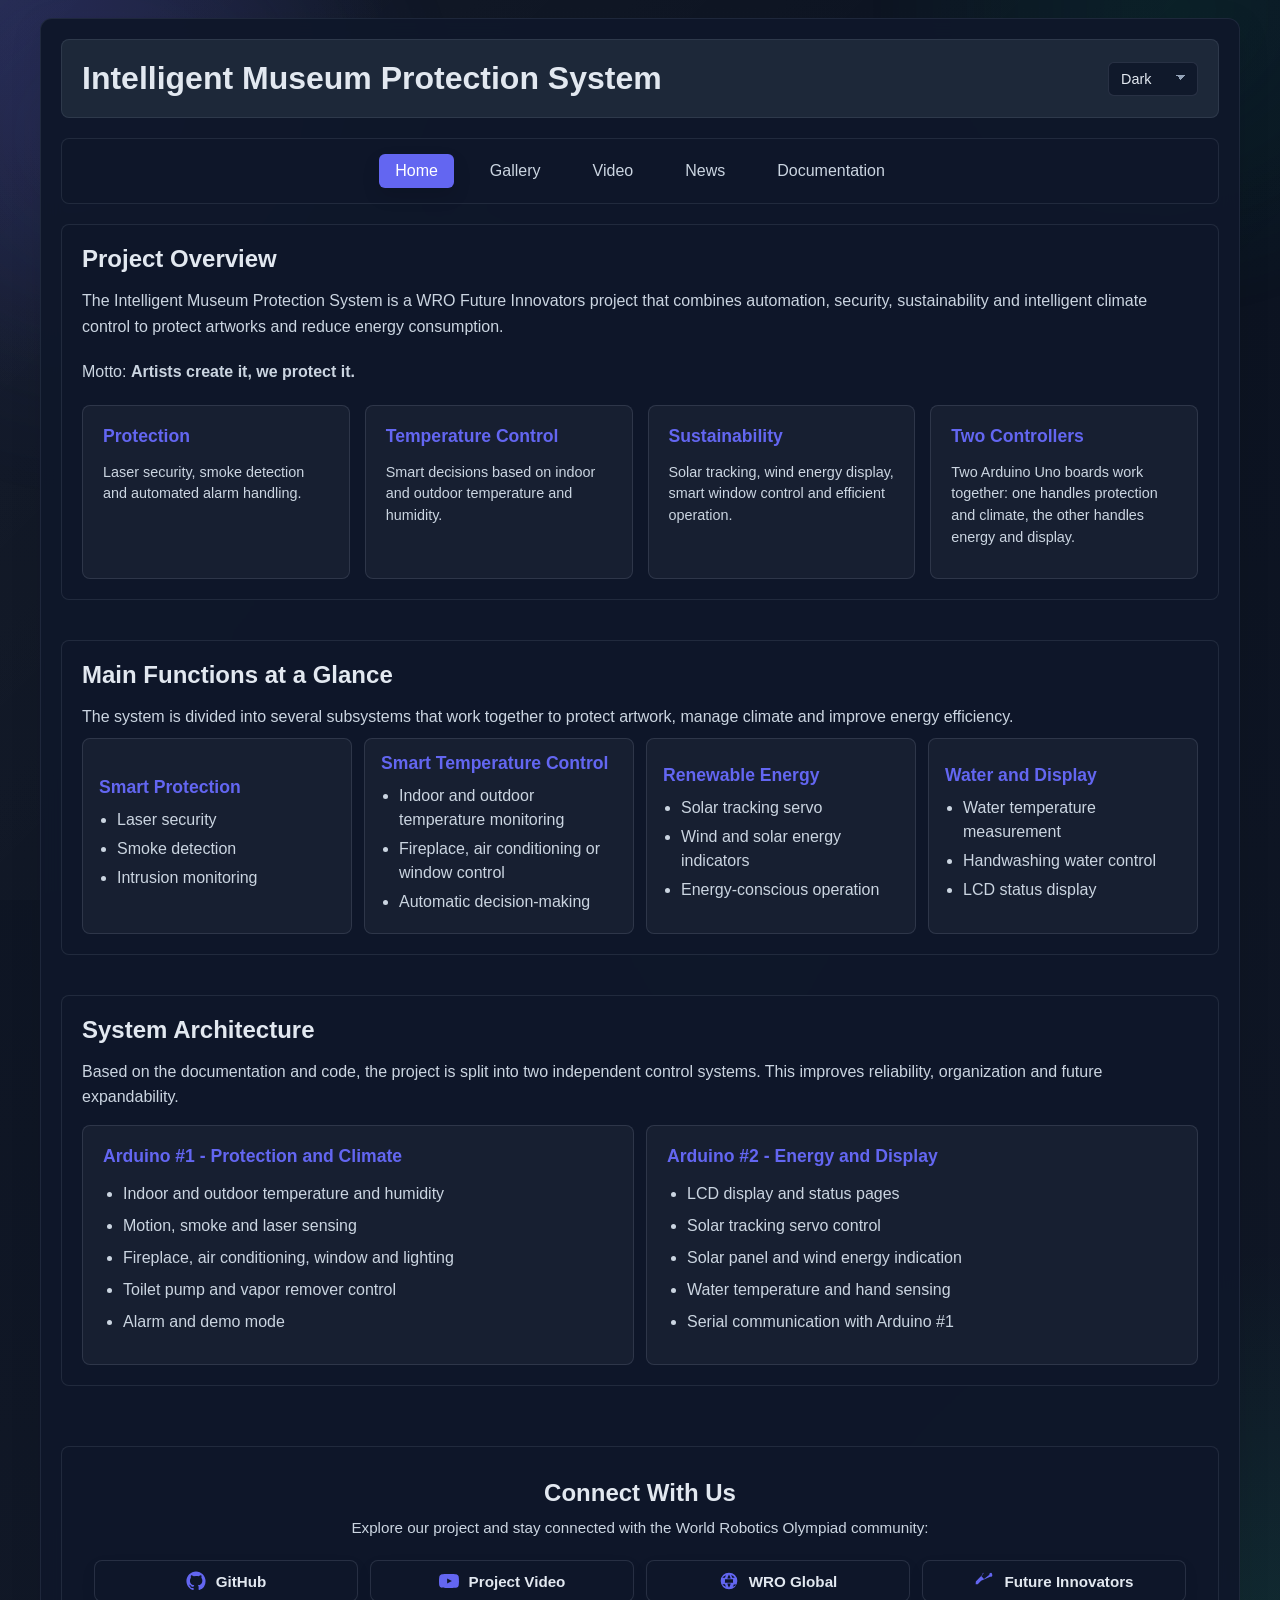
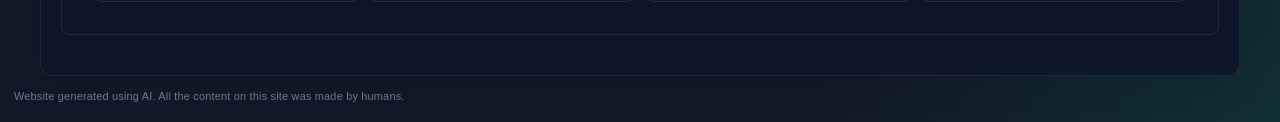
<file: index.html>
<!DOCTYPE html>
<html lang="hu" data-theme="dark">
<head>
    <meta charset="UTF-8">
    <meta name="viewport" content="width=device-width, initial-scale=1.0">
    <title>Home - Intelligent Museum Protection System</title>
    <link rel="stylesheet" href="style.css?v=2">
</head>
<body>
    <div class="container">
        <header class="header">
            <h1>Intelligent Museum Protection System</h1>
            <div class="theme-selector">
                <select id="theme-select">
                    <option value="dark">Dark</option>
                    <option value="light">Light</option>
                    <option value="yellow">Yellow</option>
                    <option value="green">Green</option>
                    <option value="blue">Blue</option>
                    <option value="purple">Purple</option>
                    <option value="red">Red</option>
                    <option value="orange">Orange</option>
                    <option value="pink">Pink</option>
                </select>
            </div>
        </header>

            <nav class="navigation">
            <a href="index.html" class="nav-link active">Home</a>
            <a href="gallery.html" class="nav-link">Gallery</a>
            <a href="video.html" class="nav-link">Video</a>
            <a href="news.html" class="nav-link">News</a>
            <a href="documentation.pdf" class="nav-link">Documentation</a>
        </nav>

        <div class="content">
            <section class="intro-section">
                <h2>Project Overview</h2>
                <p>The Intelligent Museum Protection System is a WRO Future Innovators project that combines automation, security, sustainability and intelligent climate control to protect artworks and reduce energy consumption.</p>
                <p>Motto: <strong>Artists create it, we protect it.</strong></p>
                <div class="features">
                    <div class="feature-item">
                        <h3>Protection</h3>
                        <p>Laser security, smoke detection and automated alarm handling.</p>
                    </div>
                    <div class="feature-item">
                        <h3>Temperature Control</h3>
                        <p>Smart decisions based on indoor and outdoor temperature and humidity.</p>
                    </div>
                    <div class="feature-item">
                        <h3>Sustainability</h3>
                        <p>Solar tracking, wind energy display, smart window control and efficient operation.</p>
                    </div>
                    <div class="feature-item">
                        <h3>Two Controllers</h3>
                        <p>Two Arduino Uno boards work together: one handles protection and climate, the other handles energy and display.</p>
                    </div>
                </div>
            </section>

            <section class="gallery-section main-functions-section">
                <h2>Main Functions at a Glance</h2>
                <p>The system is divided into several subsystems that work together to protect artwork, manage climate and improve energy efficiency.</p>
                <div class="systems">
                    <div class="system-card main-functions-card">
                        <h3>Smart Protection</h3>
                        <ul>
                            <li>Laser security</li>
                            <li>Smoke detection</li>
                            <li>Intrusion monitoring</li>
                        </ul>
                    </div>
                    <div class="system-card main-functions-card">
                        <h3>Smart Temperature Control</h3>
                        <ul>
                            <li>Indoor and outdoor temperature monitoring</li>
                            <li>Fireplace, air conditioning or window control</li>
                            <li>Automatic decision-making</li>
                        </ul>
                    </div>
                    <div class="system-card main-functions-card">
                        <h3>Renewable Energy</h3>
                        <ul>
                            <li>Solar tracking servo</li>
                            <li>Wind and solar energy indicators</li>
                            <li>Energy-conscious operation</li>
                        </ul>
                    </div>
                    <div class="system-card main-functions-card">
                        <h3>Water and Display</h3>
                        <ul>
                            <li>Water temperature measurement</li>
                            <li>Handwashing water control</li>
                            <li>LCD status display</li>
                        </ul>
                    </div>
                </div>
            </section>

            <section class="systems-section">
                <h2>System Architecture</h2>
                <p>Based on the documentation and code, the project is split into two independent control systems. This improves reliability, organization and future expandability.</p>
                <div class="systems">
                    <div class="system-card">
                        <h3>Arduino #1 - Protection and Climate</h3>
                        <ul>
                            <li>Indoor and outdoor temperature and humidity</li>
                            <li>Motion, smoke and laser sensing</li>
                            <li>Fireplace, air conditioning, window and lighting</li>
                            <li>Toilet pump and vapor remover control</li>
                            <li>Alarm and demo mode</li>
                        </ul>
                    </div>
                    <div class="system-card">
                        <h3>Arduino #2 - Energy and Display</h3>
                        <ul>
                            <li>LCD display and status pages</li>
                            <li>Solar tracking servo control</li>
                            <li>Solar panel and wind energy indication</li>
                            <li>Water temperature and hand sensing</li>
                            <li>Serial communication with Arduino #1</li>
                        </ul>
                    </div>
                </div>
            </section>

            <section class="links-section">
                <h2>Connect With Us</h2>
                <p>Explore our project and stay connected with the World Robotics Olympiad community:</p>
                <div class="links-row">
                    <a href="https://github.com/IKONIK-STUDIO/Smart-Museum" class="link-inline" target="_blank" rel="noopener noreferrer">
                        <span class="link-icon" aria-hidden="true">
                            <!-- GitHub SVG -->
                            <svg width="20" height="20" viewBox="0 0 24 24" fill="none" xmlns="http://www.w3.org/2000/svg" aria-hidden="true">
                                <path fill="currentColor" d="M12 .5C5.73.5.5 5.73.5 12c0 5.08 3.29 9.39 7.86 10.91.58.11.79-.25.79-.56 0-.28-.01-1.02-.02-2-3.2.7-3.88-1.54-3.88-1.54-.53-1.36-1.3-1.73-1.3-1.73-1.06-.72.08-.71.08-.71 1.18.08 1.8 1.21 1.8 1.21 1.04 1.78 2.73 1.27 3.4.97.11-.76.41-1.27.75-1.56-2.55-.29-5.24-1.28-5.24-5.69 0-1.26.45-2.29 1.2-3.1-.12-.29-.52-1.46.11-3.05 0 0 .98-.31 3.2 1.18a11.05 11.05 0 0 1 2.92-.39c.99 0 1.98.13 2.92.39 2.22-1.5 3.2-1.18 3.2-1.18.63 1.59.23 2.76.11 3.05.75.81 1.2 1.84 1.2 3.1 0 4.42-2.69 5.4-5.25 5.68.42.36.8 1.07.8 2.16 0 1.56-.01 2.82-.01 3.2 0 .31.21.68.8.56A11.5 11.5 0 0 0 23.5 12C23.5 5.73 18.27.5 12 .5z"/>
                            </svg>
                        </span>
                        <span class="link-text">GitHub</span>
                    </a>

                    <a href="https://youtu.be/1xDdCVrG-dw?si=oE8SCc_8qN4ASQP9" class="link-inline" target="_blank" rel="noopener noreferrer">
                        <span class="link-icon" aria-hidden="true">
                            <!-- YouTube SVG -->
                            <svg width="20" height="20" viewBox="0 0 24 24" fill="none" xmlns="http://www.w3.org/2000/svg">
                                <path fill="currentColor" d="M23.5 6.2a3 3 0 0 0-2.12-2.13C19.9 3.5 12 3.5 12 3.5s-7.9 0-9.38.57A3 3 0 0 0 .5 6.2C0 8.06 0 12 0 12s0 3.94.5 5.8a3 3 0 0 0 2.12 2.13C4.1 20.5 12 20.5 12 20.5s7.9 0 9.38-.57A3 3 0 0 0 23.5 17.8C24 15.94 24 12 24 12s0-3.94-.5-5.8zM9.75 15.02V8.98L15.5 12l-5.75 3.02z"/>
                            </svg>
                        </span>
                        <span class="link-text">Project Video</span>
                    </a>

                    <a href="https://wro-association.org/" class="link-inline" target="_blank" rel="noopener noreferrer">
                        <span class="link-icon" aria-hidden="true">
                            <!-- Globe SVG -->
                            <svg width="20" height="20" viewBox="0 0 24 24" fill="none" xmlns="http://www.w3.org/2000/svg">
                                <path fill="currentColor" d="M12 2a10 10 0 1 0 0 20 10 10 0 0 0 0-20zm6.93 6h-3.04a15.9 15.9 0 0 0-1.4-3.08A8 8 0 0 1 18.93 8zM12 4.07c.88 1.37 1.61 3.07 2 4.93H10c.39-1.86 1.12-3.56 2-4.93zM4.07 8A8 8 0 0 1 8.51 4.99 15.9 15.9 0 0 0 7.11 8H4.07zM4.07 16h3.04c.3 1.07.73 2.03 1.29 2.86A8 8 0 0 1 4.07 16zM12 19.93c-.88-1.37-1.61-3.07-2-4.93h4c-.39 1.86-1.12 3.56-2 4.93zM16.49 19.01c.56-.83.99-1.79 1.29-2.86h3.04a8 8 0 0 1-4.33 2.86zM16.89 14H7.11a16 16 0 0 0 0-4h9.78a16 16 0 0 0 0 4z"/>
                            </svg>
                        </span>
                        <span class="link-text">WRO Global</span>
                    </a>

                    <a href="https://wro-association.org/competition/categories/#future-innovators" class="link-inline" target="_blank" rel="noopener noreferrer">
                        <span class="link-icon" aria-hidden="true">
                            <!-- Rocket SVG -->
                            <svg width="20" height="20" viewBox="0 0 24 24" fill="none" xmlns="http://www.w3.org/2000/svg">
                                <path fill="currentColor" d="M12 2c-1.1 0-2 .9-2 2 0 .2.03.4.08.6L6.2 8.48l-4 4L2 16l2.52-.2 4-4L19.4 6.92c.2.05.4.08.6.08 1.1 0 2-.9 2-2S21.5 2 20.4 2c-1.1 0-2 .9-2 2 0 .2.03.4.08.6L12 9.5 8.92 6.42C9.2 5.88 9.6 5.4 10.08 5A6 6 0 0 1 12 2z"/>
                            </svg>
                        </span>
                        <span class="link-text">Future Innovators</span>
                    </a>
                </div>
            </section>
        </div>
    </div>

    <div class="page-footnote">Website generated using AI. All the content on this site was made by humans.</div>

    <script src="script.js"></script>
</body>
</html>
</file>
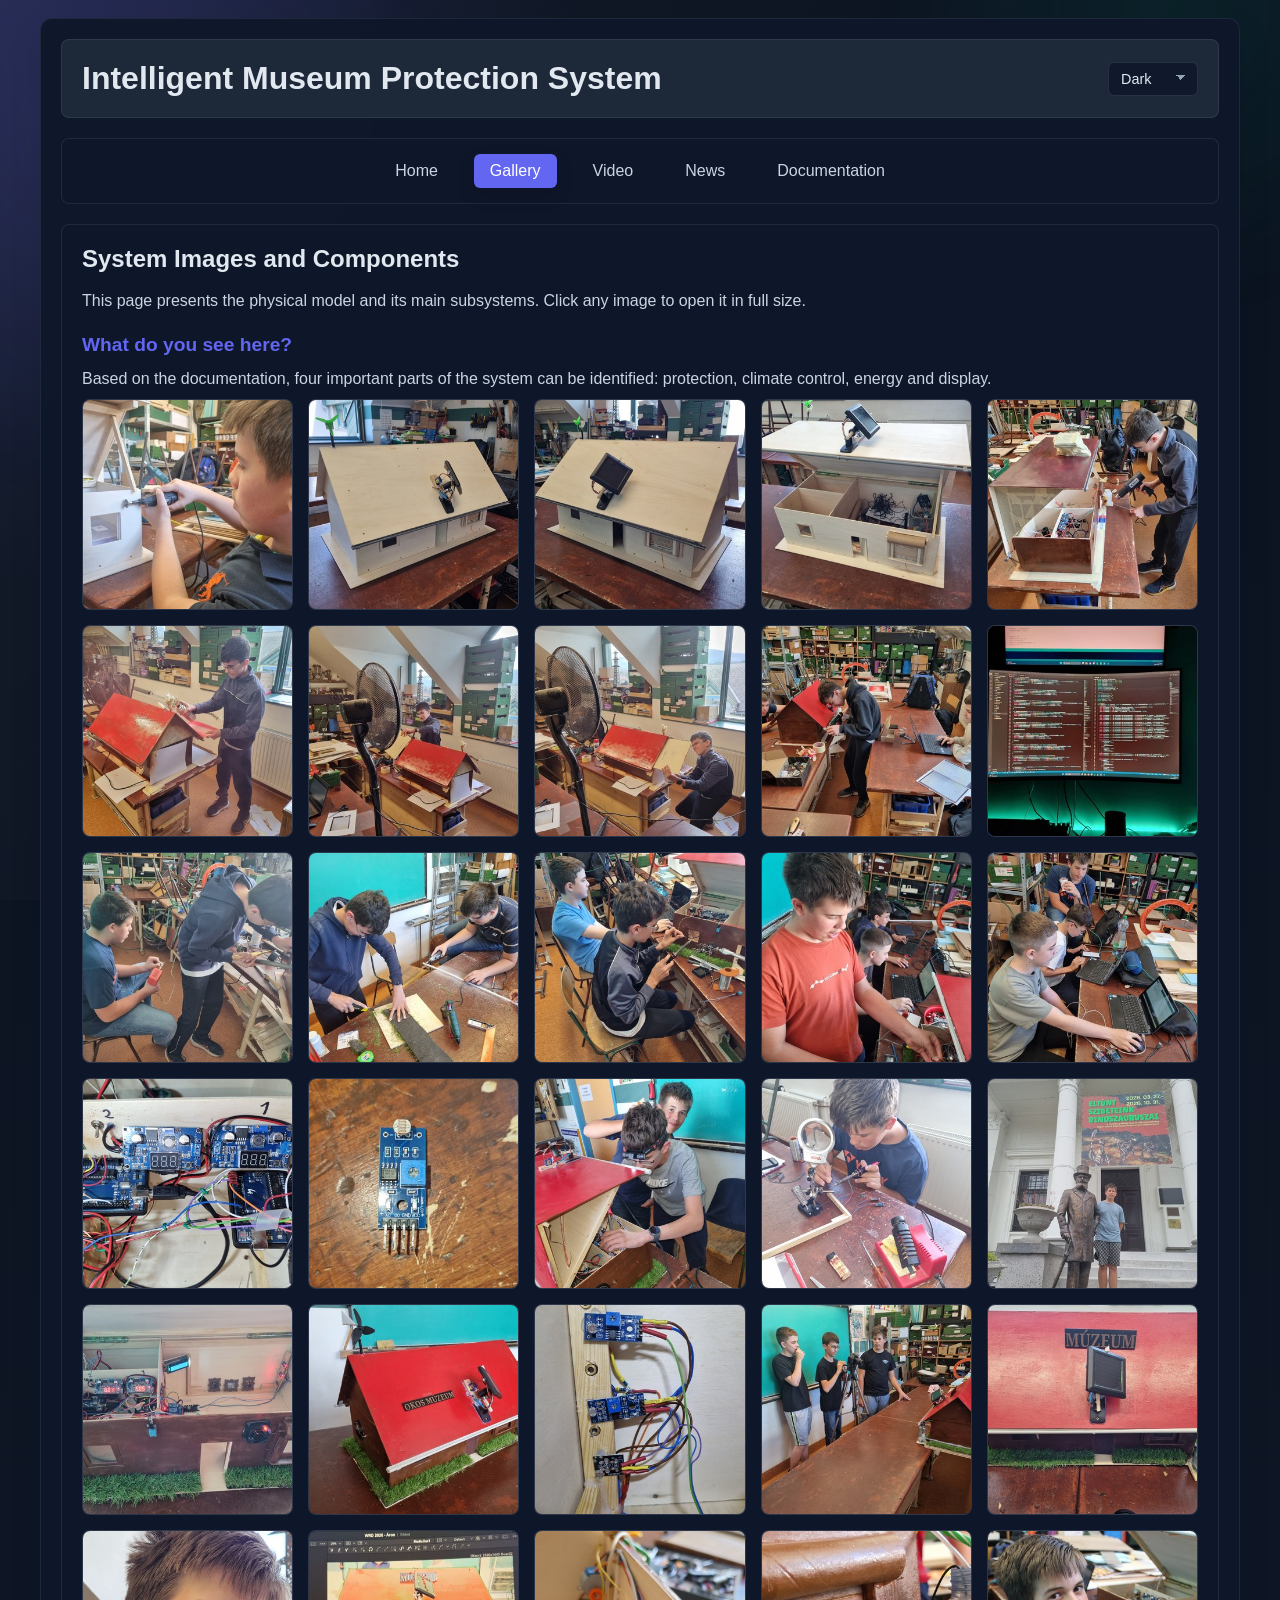
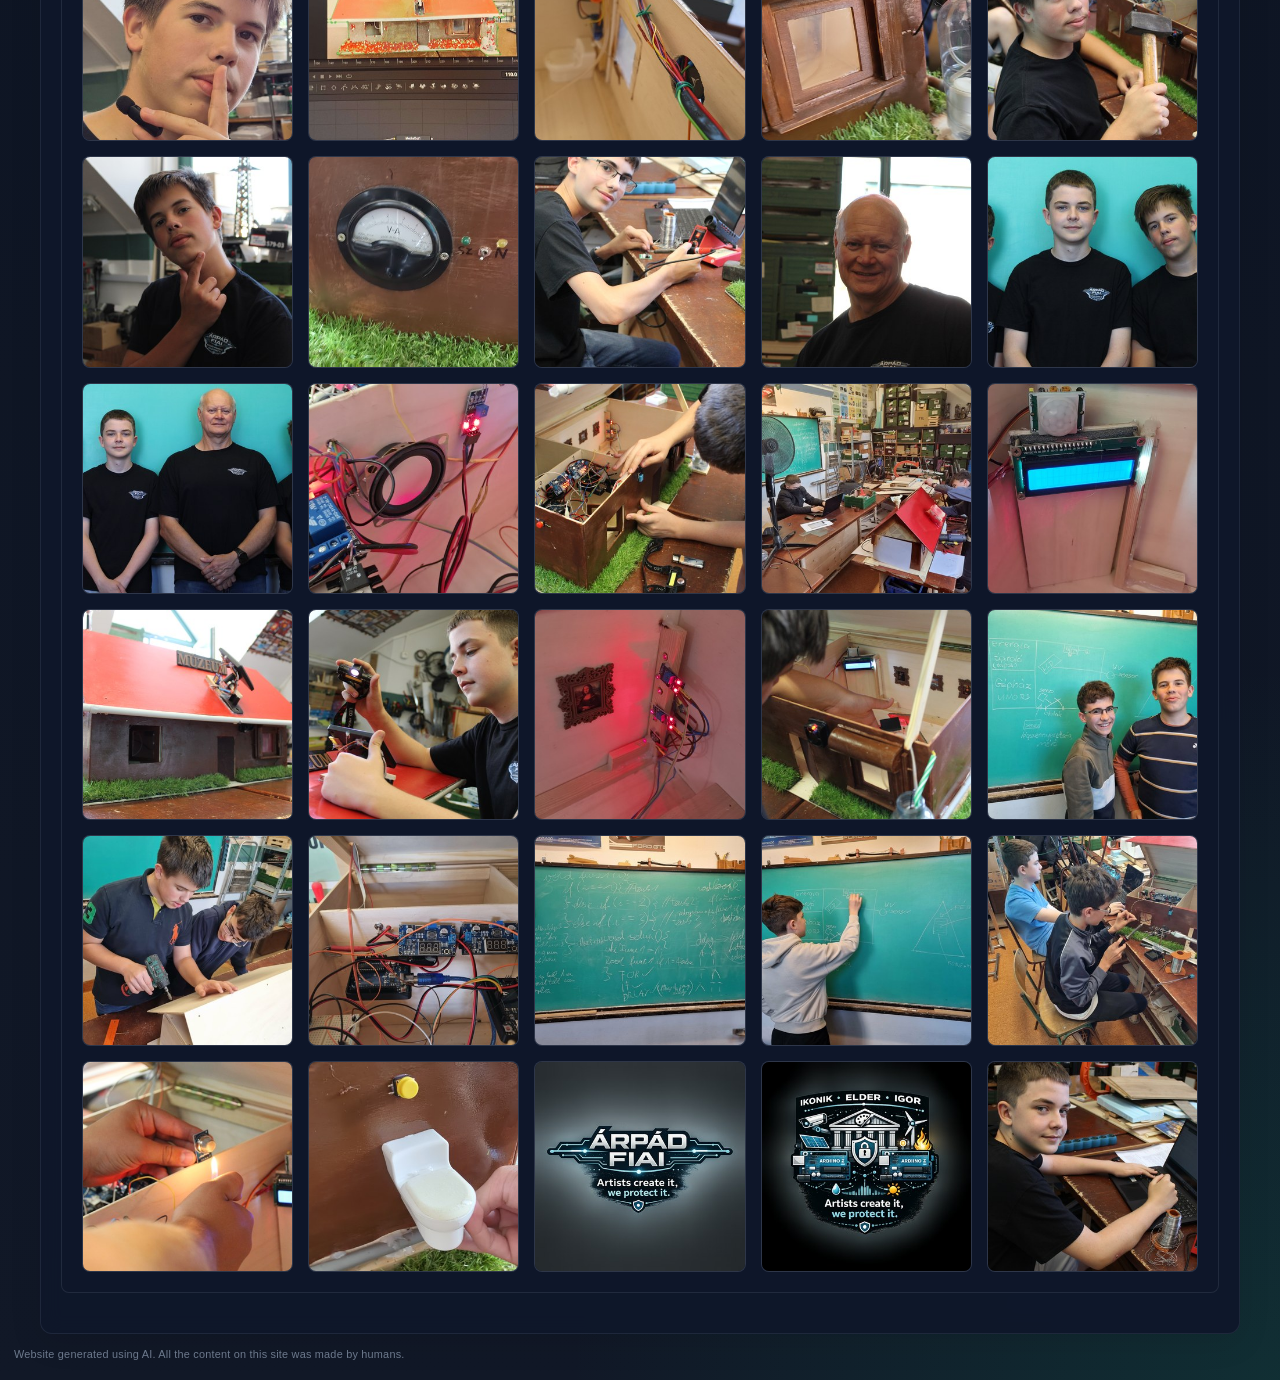
<file: gallery.html>
<!DOCTYPE html>
<html lang="hu" data-theme="dark">
<head>
    <meta charset="UTF-8">
    <meta name="viewport" content="width=device-width, initial-scale=1.0">
    <title>Gallery - Intelligent Museum Protection System</title>
    <link rel="stylesheet" href="style.css">
</head>
<body>
    <div class="page-shell">
        <div class="container">
            <header class="header">
                <h1>Intelligent Museum Protection System</h1>
                <div class="theme-selector">
                    <select id="theme-select">
                        <option value="dark">Dark</option>
                        <option value="light">Light</option>
                        <option value="yellow">Yellow</option>
                        <option value="green">Green</option>
                        <option value="blue">Blue</option>
                        <option value="purple">Purple</option>
                        <option value="red">Red</option>
                        <option value="orange">Orange</option>
                        <option value="pink">Pink</option>
                    </select>
                </div>
            </header>

            <nav class="navigation">
                <a href="index.html" class="nav-link">Home</a>
                <a href="gallery.html" class="nav-link active">Gallery</a>
                <a href="video.html" class="nav-link">Video</a>
                <a href="news.html" class="nav-link">News</a>
                <a href="documentation.pdf" class="nav-link">Documentation</a>
            </nav>

            <div class="content">
                <section class="gallery-section">
                    <h2>System Images and Components</h2>
                    <p>This page presents the physical model and its main subsystems. Click any image to open it in full size.</p>

                    <h3>What do you see here?</h3>
                    <p>Based on the documentation, four important parts of the system can be identified: protection, climate control, energy and display.</p>

                    <div class="gallery" id="gallery-grid" aria-label="Project image gallery">
                    </div>

                </section>
            </div>
        </div>
    </div>

    <div class="photo-viewer" id="photo-viewer" aria-hidden="true" role="dialog" aria-modal="true" aria-labelledby="photo-viewer-title">
        <div class="photo-viewer-backdrop" data-viewer-close></div>
        <div class="photo-viewer-panel">
            <button type="button" class="photo-viewer-close" data-viewer-close aria-label="Close photo viewer">&times;</button>
            <button type="button" class="photo-viewer-nav photo-viewer-prev" id="photo-viewer-prev" aria-label="Previous photo">&#8249;</button>
            <button type="button" class="photo-viewer-nav photo-viewer-next" id="photo-viewer-next" aria-label="Next photo">&#8250;</button>
            <button type="button" class="photo-viewer-zoom" id="photo-viewer-zoom" aria-label="Toggle zoom">&#128269;</button>
            <div class="photo-viewer-media" id="photo-viewer-media">
                <img id="photo-viewer-image" class="photo-viewer-image" alt="">
            </div>
            <div class="photo-viewer-meta">
                <h3 id="photo-viewer-title">Photo viewer</h3>
                <p id="photo-viewer-summary" class="photo-viewer-summary"></p>
            </div>
        </div>
    </div>

    <div class="page-footnote">Website generated using AI. All the content on this site was made by humans.</div>

    <script src="script.js"></script>
</body>
</html>
</file>
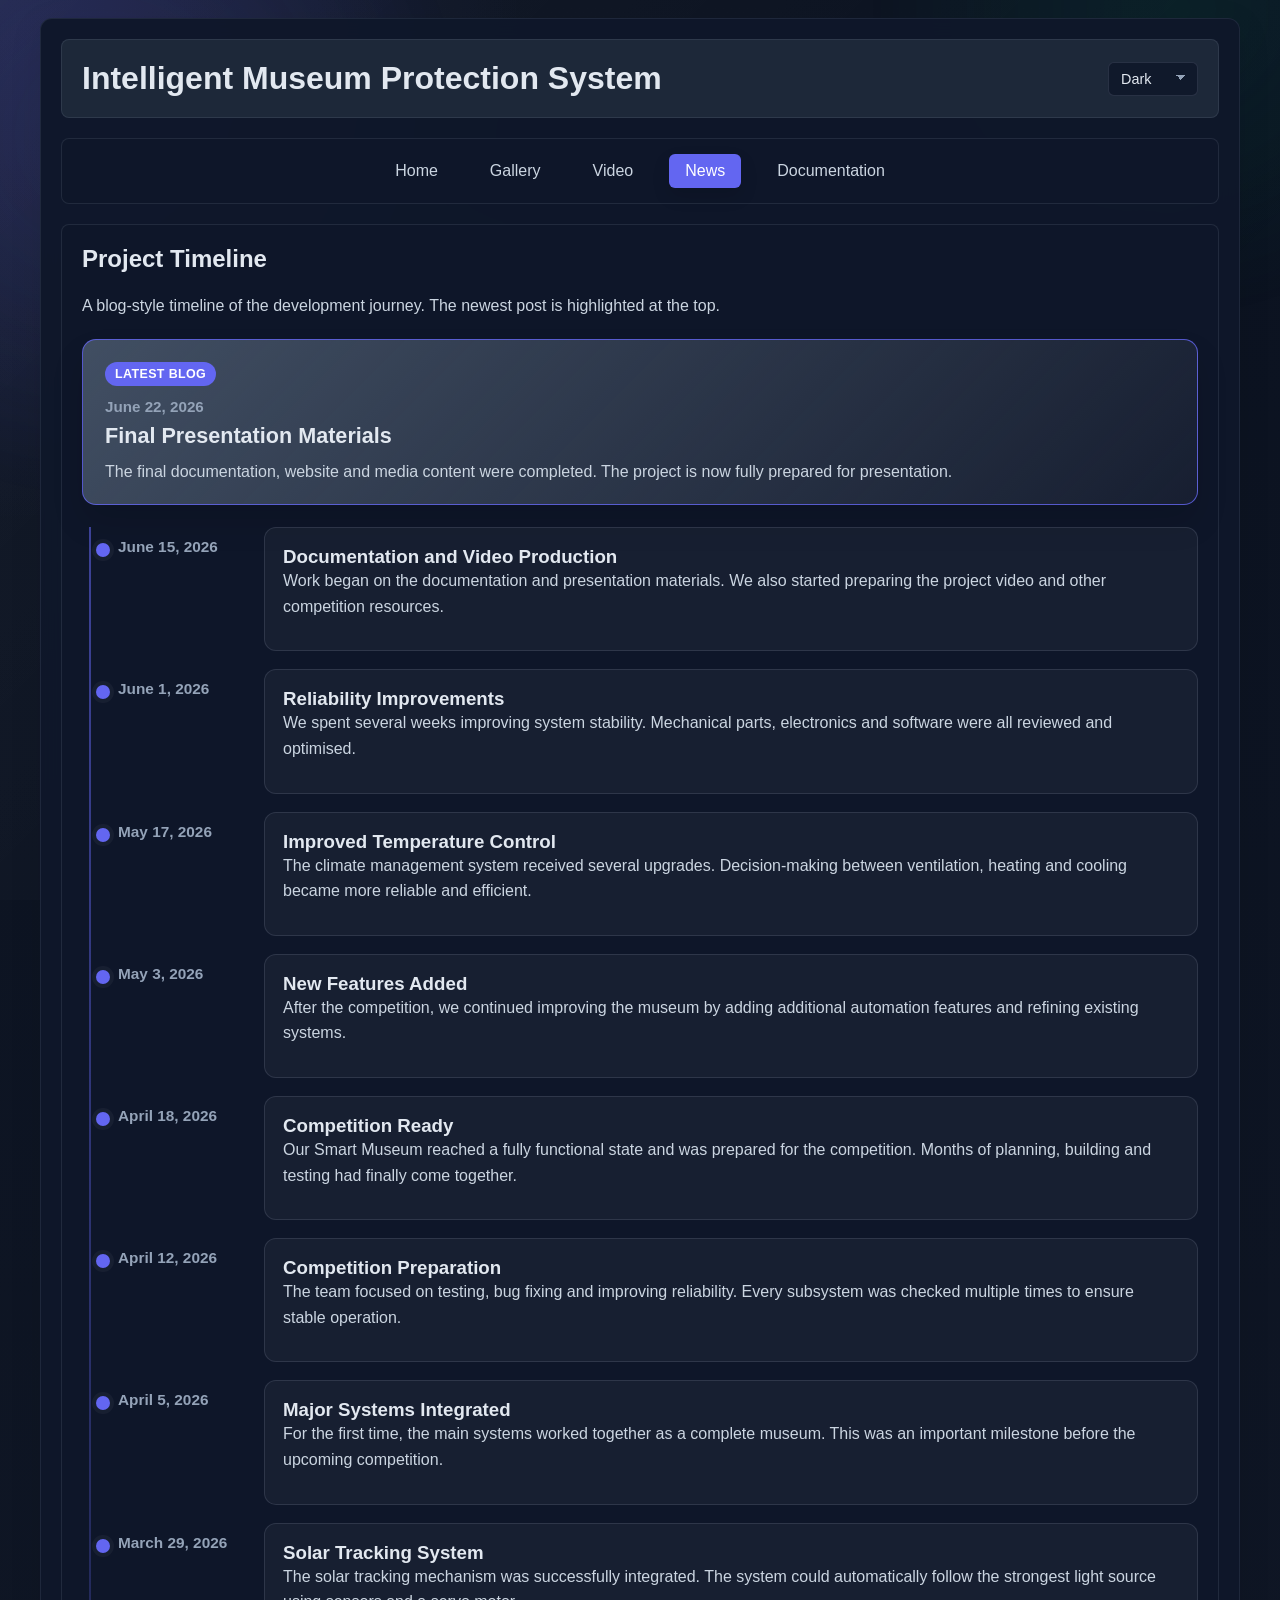
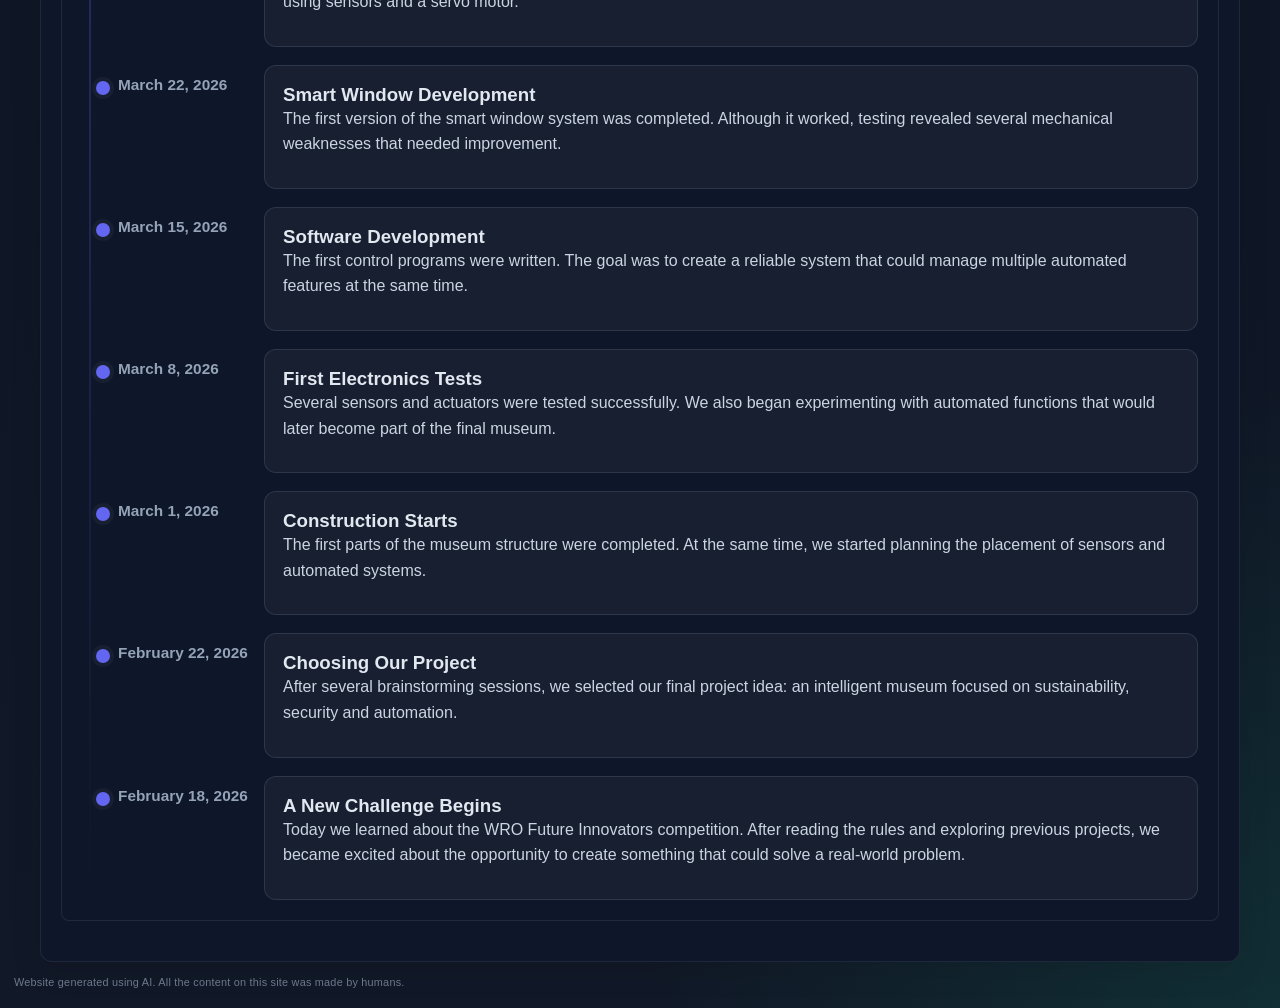
<file: news.html>
<!DOCTYPE html>
<html lang="en" data-theme="dark">
<head>
    <meta charset="UTF-8">
    <meta name="viewport" content="width=device-width, initial-scale=1.0">
    <title>News - Intelligent Museum Protection System</title>
    <link rel="stylesheet" href="style.css?v=2">
</head>
<body>
    <div class="container">
        <header class="header">
            <h1>Intelligent Museum Protection System</h1>
            <div class="theme-selector">
                <select id="theme-select">
                    <option value="dark">Dark</option>
                    <option value="light">Light</option>
                    <option value="yellow">Yellow</option>
                    <option value="green">Green</option>
                    <option value="blue">Blue</option>
                    <option value="purple">Purple</option>
                    <option value="red">Red</option>
                    <option value="orange">Orange</option>
                    <option value="pink">Pink</option>
                </select>
            </div>
        </header>

        <nav class="navigation">
            <a href="index.html" class="nav-link">Home</a>
            <a href="gallery.html" class="nav-link">Gallery</a>
            <a href="video.html" class="nav-link">Video</a>
            <a href="news.html" class="nav-link active">News</a>
            <a href="documentation.pdf" class="nav-link">Documentation</a>
        </nav>

    <div class="content">
            <section class="news-section">
                <div class="news-header">
                    <h2>Project Timeline</h2>
                    <p>A blog-style timeline of the development journey. The newest post is highlighted at the top.</p>
                </div>

                <article class="featured-post" data-key="june-22">
                    <div class="featured-post-badge">Latest blog</div>
                    <div class="news-date">June 22, 2026</div>
                    <h3>Final Presentation Materials</h3>
                    <p>The final documentation, website and media content were completed. The project is now fully prepared for presentation.</p>
                </article>
                <div class="timeline">
                    <article class="timeline-item" data-key="june-15">
                        <div class="timeline-date">June 15, 2026</div>
                        <div class="timeline-card" data-key="june-15">
                            <h3>Documentation and Video Production</h3>
                            <p>Work began on the documentation and presentation materials. We also started preparing the project video and other competition resources.</p>
                        </div>
                    </article>

                    <article class="timeline-item" data-key="june-1">
                        <div class="timeline-date">June 1, 2026</div>
                        <div class="timeline-card" data-key="june-1">
                            <h3>Reliability Improvements</h3>
                            <p>We spent several weeks improving system stability. Mechanical parts, electronics and software were all reviewed and optimised.</p>
                        </div>
                    </article>
                    <article class="timeline-item" data-key="may-17">
                        <div class="timeline-date">May 17, 2026</div>
                        <div class="timeline-card" data-key="may-17">
                            <h3>Improved Temperature Control</h3>
                            <p>The climate management system received several upgrades. Decision-making between ventilation, heating and cooling became more reliable and efficient.</p>
                        </div>
                    </article>

                    <article class="timeline-item" data-key="may-3">
                        <div class="timeline-date">May 3, 2026</div>
                        <div class="timeline-card" data-key="may-3">
                            <h3>New Features Added</h3>
                            <p>After the competition, we continued improving the museum by adding additional automation features and refining existing systems.</p>
                        </div>
                    </article>
                    <article class="timeline-item" data-key="april-18">
                        <div class="timeline-date">April 18, 2026</div>
                        <div class="timeline-card" data-key="april-18">
                            <h3>Competition Ready</h3>
                            <p>Our Smart Museum reached a fully functional state and was prepared for the competition. Months of planning, building and testing had finally come together.</p>
                        </div>
                    </article>

                    <article class="timeline-item">
                        <div class="timeline-date">April 12, 2026</div>
                        <div class="timeline-card">
                            <h3>Competition Preparation</h3>
                            <p>The team focused on testing, bug fixing and improving reliability. Every subsystem was checked multiple times to ensure stable operation.</p>
                        </div>
                    </article>

                    <article class="timeline-item" data-key="april-5">
                        <div class="timeline-date">April 5, 2026</div>
                        <div class="timeline-card" data-key="april-5">
                            <h3>Major Systems Integrated</h3>
                            <p>For the first time, the main systems worked together as a complete museum. This was an important milestone before the upcoming competition.</p>
                        </div>
                    </article>

                    <article class="timeline-item" data-key="march-29">
                        <div class="timeline-date">March 29, 2026</div>
                        <div class="timeline-card" data-key="march-29">
                            <h3>Solar Tracking System</h3>
                            <p>The solar tracking mechanism was successfully integrated. The system could automatically follow the strongest light source using sensors and a servo motor.</p>
                        </div>
                    </article>

                    <article class="timeline-item">
                        <div class="timeline-date">March 22, 2026</div>
                        <div class="timeline-card">
                            <h3>Smart Window Development</h3>
                            <p>The first version of the smart window system was completed. Although it worked, testing revealed several mechanical weaknesses that needed improvement.</p>
                        </div>
                    </article>

                    <article class="timeline-item" data-key="march-15">
                        <div class="timeline-date">March 15, 2026</div>
                        <div class="timeline-card" data-key="march-15">
                            <h3>Software Development</h3>
                            <p>The first control programs were written. The goal was to create a reliable system that could manage multiple automated features at the same time.</p>
                        </div>
                    </article>

                    <article class="timeline-item" data-key="march-8">
                        <div class="timeline-date">March 8, 2026</div>
                        <div class="timeline-card" data-key="march-8">
                            <h3>First Electronics Tests</h3>
                            <p>Several sensors and actuators were tested successfully. We also began experimenting with automated functions that would later become part of the final museum.</p>
                        </div>
                    </article>

                    <article class="timeline-item" data-key="march-1">
                        <div class="timeline-date">March 1, 2026</div>
                        <div class="timeline-card" data-key="march-1">
                            <h3>Construction Starts</h3>
                            <p>The first parts of the museum structure were completed. At the same time, we started planning the placement of sensors and automated systems.</p>
                        </div>
                    </article>

                    <article class="timeline-item" data-key="february-22">
                        <div class="timeline-date">February 22, 2026</div>
                        <div class="timeline-card" data-key="february-22">
                            <h3>Choosing Our Project</h3>
                            <p>After several brainstorming sessions, we selected our final project idea: an intelligent museum focused on sustainability, security and automation.</p>
                        </div>
                    </article>

                    <article class="timeline-item">
                        <div class="timeline-date">February 18, 2026</div>
                        <div class="timeline-card">
                            <h3>A New Challenge Begins</h3>
                            <p>Today we learned about the WRO Future Innovators competition. After reading the rules and exploring previous projects, we became excited about the opportunity to create something that could solve a real-world problem.</p>
                        </div>
                    </article>
                </div>
            </section>
        </div>
    </div>

    <div class="news-modal" id="news-modal" aria-hidden="true" role="dialog" aria-modal="true" aria-labelledby="news-modal-title">
        <div class="news-modal-backdrop" data-news-modal-close></div>
        <div class="news-modal-panel">
            <button type="button" class="news-modal-close" data-news-modal-close aria-label="Close blog post">&times;</button>
            <div class="news-modal-content" id="news-modal-content"></div>
        </div>
    </div>

    <div class="page-footnote">Website generated using AI. All the content on this site was made by humans.</div>

    <div class="photo-viewer" id="photo-viewer" aria-hidden="true" role="dialog" aria-modal="true" aria-labelledby="photo-viewer-title">
        <div class="photo-viewer-backdrop" data-viewer-close></div>
        <div class="photo-viewer-panel">
            <button type="button" class="photo-viewer-close" data-viewer-close aria-label="Close photo viewer">&times;</button>
            <button type="button" class="photo-viewer-nav photo-viewer-prev" id="photo-viewer-prev" aria-label="Previous photo">&#8249;</button>
            <button type="button" class="photo-viewer-nav photo-viewer-next" id="photo-viewer-next" aria-label="Next photo">&#8250;</button>
            <button type="button" class="photo-viewer-zoom" id="photo-viewer-zoom" aria-label="Toggle zoom">&#128269;</button>
            <div class="photo-viewer-media" id="photo-viewer-media">
                <img id="photo-viewer-image" class="photo-viewer-image" alt="">
            </div>
            <div class="photo-viewer-meta">
                <h3 id="photo-viewer-title">Photo viewer</h3>
                <p id="photo-viewer-summary" class="photo-viewer-summary"></p>
            </div>
        </div>
    </div>

    <script src="script.js?v=2"></script>
</body>
</html>
</file>
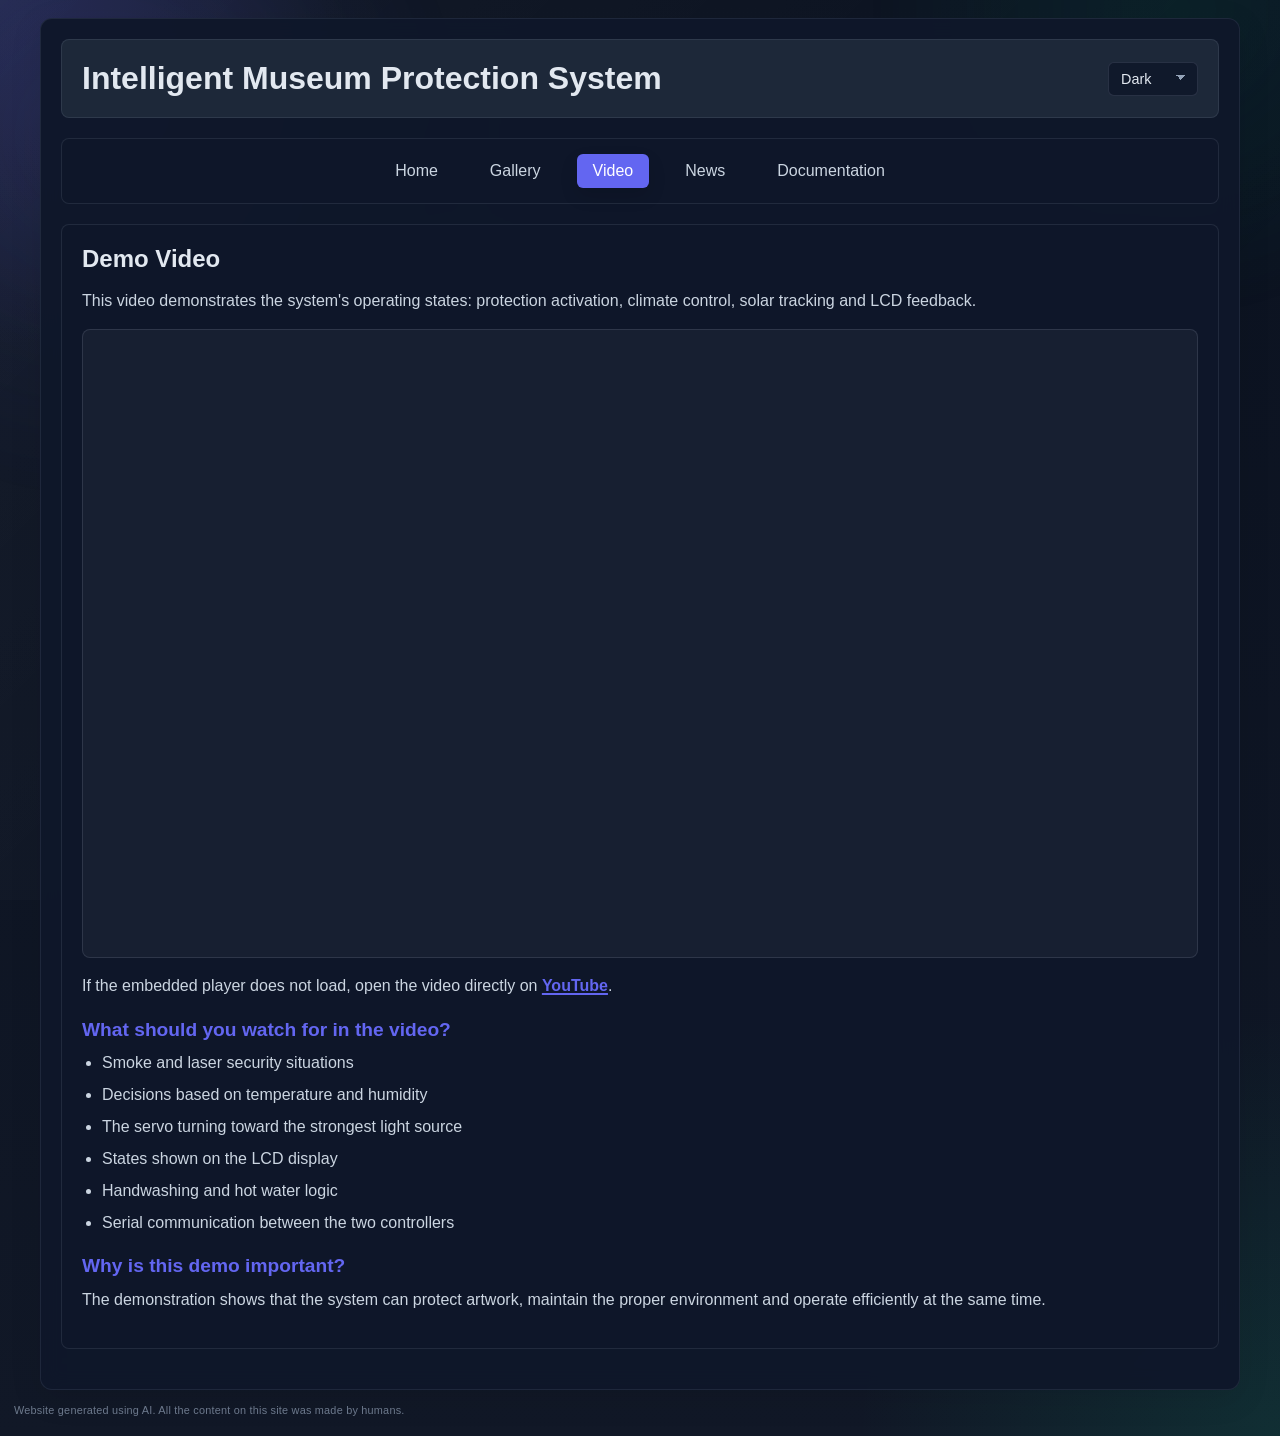
<file: video.html>
<!DOCTYPE html>
<html lang="hu" data-theme="dark">
<head>
    <meta charset="UTF-8">
    <meta name="viewport" content="width=device-width, initial-scale=1.0">
    <title>Video - Intelligent Museum Protection System</title>
    <link rel="stylesheet" href="style.css">
</head>
<body>
    <div class="container">
        <header class="header">
            <h1>Intelligent Museum Protection System</h1>
            <div class="theme-selector">
                <select id="theme-select">
                    <option value="dark">Dark</option>
                    <option value="light">Light</option>
                    <option value="yellow">Yellow</option>
                    <option value="green">Green</option>
                    <option value="blue">Blue</option>
                    <option value="purple">Purple</option>
                    <option value="red">Red</option>
                    <option value="orange">Orange</option>
                    <option value="pink">Pink</option>
                </select>
            </div>
        </header>

        <nav class="navigation">
            <a href="index.html" class="nav-link">Home</a>
            <a href="gallery.html" class="nav-link">Gallery</a>
            <a href="video.html" class="nav-link active">Video</a>
            <a href="news.html" class="nav-link">News</a>
            <a href="documentation.pdf" class="nav-link">Documentation</a>
        </nav>

        <div class="content">
            <section class="video-section">
                <h2>Demo Video</h2>
                <p>This video demonstrates the system's operating states: protection activation, climate control, solar tracking and LCD feedback.</p>

                <div class="video-container">
                    <iframe src="https://www.youtube.com/embed/1xDdCVrG-dw?rel=0" title="Project video" frameborder="0" allow="accelerometer; autoplay; clipboard-write; encrypted-media; gyroscope; picture-in-picture; web-share" allowfullscreen loading="lazy"></iframe>
                </div>

                <p class="video-link">
                    If the embedded player does not load, open the video directly on
                    <a href="https://youtu.be/1xDdCVrG-dw?si=oE8SCc_8qN4ASQP9" target="_blank" rel="noopener noreferrer">YouTube</a>.
                </p>

                <h3>What should you watch for in the video?</h3>
                <ul>
                    <li>Smoke and laser security situations</li>
                    <li>Decisions based on temperature and humidity</li>
                    <li>The servo turning toward the strongest light source</li>
                    <li>States shown on the LCD display</li>
                    <li>Handwashing and hot water logic</li>
                    <li>Serial communication between the two controllers</li>
                </ul>

                <h3>Why is this demo important?</h3>
                <p>The demonstration shows that the system can protect artwork, maintain the proper environment and operate efficiently at the same time.</p>
            </section>
        </div>
    </div>

    <div class="page-footnote">Website generated using AI. All the content on this site was made by humans.</div>

    <script src="script.js"></script>
</body>
</html>
</file>
<file: style.css>
/* CSS Custom Properties for Themes */
:root {
    /* Dark Theme (Default) */
    --bg-primary: radial-gradient(circle at top left, rgba(99, 102, 241, 0.18), transparent 18%),
                 radial-gradient(circle at bottom right, rgba(16, 185, 129, 0.14), transparent 22%),
                 linear-gradient(180deg, #0b1220 0%, #111827 100%);
    --bg-overlay: linear-gradient(135deg, rgba(255,255,255,0.04), transparent 40%),
                  radial-gradient(circle at 20% 20%, rgba(99, 102, 241, 0.18), transparent 5%),
                  radial-gradient(circle at 80% 15%, rgba(16, 185, 129, 0.14), transparent 8%);
    --container-bg: rgba(15, 23, 42, 0.96);
    --container-border: rgba(148, 163, 184, 0.12);
    --header-bg: rgba(30, 41, 59, 0.98);
    --header-border: rgba(148, 163, 184, 0.14);
    --panel-bg: rgba(15, 23, 42, 0.88);
    --panel-border: rgba(148, 163, 184, 0.14);
    --text-primary: #e2e8f0;
    --text-secondary: #cbd5e1;
    --text-muted: #94a3b8;
    --accent-primary: #6366f1;
    --accent-secondary: #8b5cf6;
    --success-bg: rgba(34, 197, 94, 0.18);
    --success-text: #d9f99d;
    --error-bg: rgba(239, 68, 68, 0.18);
    --error-text: #fecaca;
    --button-bg: linear-gradient(135deg, #6366f1, #8b5cf6);
    --button-hover: rgba(99, 102, 241, 0.25);
    --grid-empty-bg: rgba(59, 130, 246, 0.12);
    --grid-empty-text: #bfdbfe;
    --grid-configured-bg: rgba(34, 197, 94, 0.12);
    --grid-configured-text: #d1fae5;
    --grid-page-bg: rgba(248, 113, 113, 0.14);
    --grid-page-text: #fecaca;
    --grid-selected-bg: rgba(124, 58, 237, 0.16);
    --selected-info-bg: rgba(71, 85, 105, 0.9);
    --selected-info-border: rgba(99, 102, 241, 0.8);
    --form-border: rgba(148, 163, 184, 0.18);
    --form-focus-border: rgba(99, 102, 241, 0.8);
    --form-focus-shadow: rgba(99, 102, 241, 0.12);
    --grid-default-bg: rgba(255, 255, 255, 0.04);
}

/* Light Theme */
[data-theme="light"] {
    --bg-primary: linear-gradient(135deg, #ffffff 0%, #f1f5f9 100%);
    --bg-overlay: linear-gradient(135deg, rgba(0,0,0,0.05), transparent 40%);
    --container-bg: rgba(255, 255, 255, 0.98);
    --container-border: rgba(0, 0, 0, 0.15);
    --header-bg: rgba(255, 255, 255, 0.95);
    --header-border: rgba(0, 0, 0, 0.1);
    --panel-bg: rgba(255, 255, 255, 0.95);
    --panel-border: rgba(0, 0, 0, 0.12);
    --text-primary: #0f172a;
    --text-secondary: #334155;
    --text-muted: #64748b;
    --accent-primary: #2563eb;
    --accent-secondary: #1d4ed8;
    --success-bg: rgba(34, 197, 94, 0.15);
    --success-text: #15803d;
    --error-bg: rgba(239, 68, 68, 0.15);
    --error-text: #dc2626;
    --button-bg: linear-gradient(135deg, #2563eb, #1d4ed8);
    --button-hover: rgba(37, 99, 235, 0.25);
    --grid-empty-bg: rgba(59, 130, 246, 0.15);
    --grid-empty-text: #1e40af;
    --grid-configured-bg: rgba(34, 197, 94, 0.15);
    --grid-configured-text: #166534;
    --grid-page-bg: rgba(239, 68, 68, 0.15);
    --grid-page-text: #dc2626;
    --grid-selected-bg: rgba(139, 92, 246, 0.2);
    --selected-info-bg: rgba(241, 245, 249, 0.95);
    --selected-info-border: rgba(37, 99, 235, 0.6);
    --form-border: rgba(0, 0, 0, 0.15);
    --form-focus-border: rgba(37, 99, 235, 0.8);
    --form-focus-shadow: rgba(37, 99, 235, 0.15);
    --grid-default-bg: rgba(0, 0, 0, 0.04);
}

/* Yellow Theme */
[data-theme="yellow"] {
    --bg-primary: linear-gradient(135deg, #fefce8 0%, #fef3c7 100%);
    --bg-overlay: linear-gradient(135deg, rgba(0,0,0,0.08), transparent 40%);
    --container-bg: rgba(254, 252, 232, 0.98);
    --container-border: rgba(161, 98, 7, 0.25);
    --header-bg: rgba(254, 249, 195, 0.95);
    --header-border: rgba(161, 98, 7, 0.2);
    --panel-bg: rgba(254, 252, 232, 0.95);
    --panel-border: rgba(161, 98, 7, 0.22);
    --text-primary: #78350f;
    --text-secondary: #92400e;
    --text-muted: #a16207;
    --accent-primary: #ca8a04;
    --accent-secondary: #a16207;
    --success-bg: rgba(34, 197, 94, 0.2);
    --success-text: #166534;
    --error-bg: rgba(239, 68, 68, 0.2);
    --error-text: #dc2626;
    --button-bg: linear-gradient(135deg, #ca8a04, #a16207);
    --button-hover: rgba(202, 138, 4, 0.3);
    --grid-empty-bg: rgba(245, 158, 11, 0.2);
    --grid-empty-text: #92400e;
    --grid-configured-bg: rgba(34, 197, 94, 0.2);
    --grid-configured-text: #166534;
    --grid-page-bg: rgba(239, 68, 68, 0.2);
    --grid-page-text: #dc2626;
    --grid-selected-bg: rgba(139, 92, 246, 0.25);
    --selected-info-bg: rgba(254, 249, 195, 0.95);
    --selected-info-border: rgba(202, 138, 4, 0.7);
    --form-border: rgba(161, 98, 7, 0.25);
    --form-focus-border: rgba(202, 138, 4, 0.8);
    --form-focus-shadow: rgba(202, 138, 4, 0.15);
    --grid-default-bg: rgba(0, 0, 0, 0.04);
}

/* Green Theme */
[data-theme="green"] {
    --bg-primary: linear-gradient(135deg, #f0fdf4 0%, #dcfce7 100%);
    --bg-overlay: linear-gradient(135deg, rgba(0,0,0,0.08), transparent 40%);
    --container-bg: rgba(240, 253, 244, 0.98);
    --container-border: rgba(21, 128, 61, 0.25);
    --header-bg: rgba(220, 252, 231, 0.95);
    --header-border: rgba(21, 128, 61, 0.2);
    --panel-bg: rgba(240, 253, 244, 0.95);
    --panel-border: rgba(21, 128, 61, 0.22);
    --text-primary: #14532d;
    --text-secondary: #166534;
    --text-muted: #22c55e;
    --accent-primary: #16a34a;
    --accent-secondary: #15803d;
    --success-bg: rgba(34, 197, 94, 0.2);
    --success-text: #166534;
    --error-bg: rgba(239, 68, 68, 0.2);
    --error-text: #dc2626;
    --button-bg: linear-gradient(135deg, #16a34a, #15803d);
    --button-hover: rgba(22, 163, 74, 0.3);
    --grid-empty-bg: rgba(34, 197, 94, 0.2);
    --grid-empty-text: #166534;
    --grid-configured-bg: rgba(16, 185, 129, 0.2);
    --grid-configured-text: #0f5132;
    --grid-page-bg: rgba(239, 68, 68, 0.2);
    --grid-page-text: #dc2626;
    --grid-selected-bg: rgba(139, 92, 246, 0.25);
    --selected-info-bg: rgba(220, 252, 231, 0.95);
    --selected-info-border: rgba(22, 163, 74, 0.7);
    --form-border: rgba(21, 128, 61, 0.25);
    --form-focus-border: rgba(22, 163, 74, 0.8);
    --form-focus-shadow: rgba(22, 163, 74, 0.15);
    --grid-default-bg: rgba(0, 0, 0, 0.04);
}

/* Blue Theme */
[data-theme="blue"] {
    --bg-primary: linear-gradient(135deg, #eff6ff 0%, #dbeafe 100%);
    --bg-overlay: linear-gradient(135deg, rgba(0,0,0,0.08), transparent 40%);
    --container-bg: rgba(239, 246, 255, 0.98);
    --container-border: rgba(30, 64, 175, 0.25);
    --header-bg: rgba(219, 234, 254, 0.95);
    --header-border: rgba(30, 64, 175, 0.2);
    --panel-bg: rgba(239, 246, 255, 0.95);
    --panel-border: rgba(30, 64, 175, 0.22);
    --text-primary: #1e3a8a;
    --text-secondary: #1e40af;
    --text-muted: #3b82f6;
    --accent-primary: #1d4ed8;
    --accent-secondary: #1e3a8a;
    --success-bg: rgba(34, 197, 94, 0.2);
    --success-text: #166534;
    --error-bg: rgba(239, 68, 68, 0.2);
    --error-text: #dc2626;
    --button-bg: linear-gradient(135deg, #1d4ed8, #1e3a8a);
    --button-hover: rgba(29, 78, 216, 0.3);
    --grid-empty-bg: rgba(59, 130, 246, 0.2);
    --grid-empty-text: #1e3a8a;
    --grid-configured-bg: rgba(34, 197, 94, 0.2);
    --grid-configured-text: #166534;
    --grid-page-bg: rgba(239, 68, 68, 0.2);
    --grid-page-text: #dc2626;
    --grid-selected-bg: rgba(139, 92, 246, 0.25);
    --selected-info-bg: rgba(219, 234, 254, 0.95);
    --selected-info-border: rgba(29, 78, 216, 0.7);
    --form-border: rgba(30, 64, 175, 0.25);
    --form-focus-border: rgba(29, 78, 216, 0.8);
    --form-focus-shadow: rgba(29, 78, 216, 0.15);
    --grid-default-bg: rgba(0, 0, 0, 0.04);
}

/* Purple Theme */
[data-theme="purple"] {
    --bg-primary: linear-gradient(135deg, #faf5ff 0%, #f3e8ff 100%);
    --bg-overlay: linear-gradient(135deg, rgba(0,0,0,0.08), transparent 40%);
    --container-bg: rgba(250, 245, 255, 0.98);
    --container-border: rgba(88, 28, 135, 0.25);
    --header-bg: rgba(243, 232, 255, 0.95);
    --header-border: rgba(88, 28, 135, 0.2);
    --panel-bg: rgba(250, 245, 255, 0.95);
    --panel-border: rgba(88, 28, 135, 0.22);
    --text-primary: #581c87;
    --text-secondary: #7c2d92;
    --text-muted: #a855f7;
    --accent-primary: #7c3aed;
    --accent-secondary: #581c87;
    --success-bg: rgba(34, 197, 94, 0.2);
    --success-text: #166534;
    --error-bg: rgba(239, 68, 68, 0.2);
    --error-text: #dc2626;
    --button-bg: linear-gradient(135deg, #7c3aed, #581c87);
    --button-hover: rgba(124, 58, 237, 0.3);
    --grid-empty-bg: rgba(139, 92, 246, 0.2);
    --grid-empty-text: #581c87;
    --grid-configured-bg: rgba(34, 197, 94, 0.2);
    --grid-configured-text: #166534;
    --grid-page-bg: rgba(239, 68, 68, 0.2);
    --grid-page-text: #dc2626;
    --grid-selected-bg: rgba(168, 85, 247, 0.25);
    --selected-info-bg: rgba(243, 232, 255, 0.95);
    --selected-info-border: rgba(124, 58, 237, 0.7);
    --form-border: rgba(88, 28, 135, 0.25);
    --form-focus-border: rgba(124, 58, 237, 0.8);
    --form-focus-shadow: rgba(124, 58, 237, 0.15);
    --grid-default-bg: rgba(0, 0, 0, 0.04);
}

/* Red Theme */
[data-theme="red"] {
    --bg-primary: linear-gradient(135deg, #fef2f2 0%, #fee2e2 100%);
    --bg-overlay: linear-gradient(135deg, rgba(0,0,0,0.08), transparent 40%);
    --container-bg: rgba(254, 242, 242, 0.98);
    --container-border: rgba(153, 27, 27, 0.25);
    --header-bg: rgba(254, 226, 226, 0.95);
    --header-border: rgba(153, 27, 27, 0.2);
    --panel-bg: rgba(254, 242, 242, 0.95);
    --panel-border: rgba(153, 27, 27, 0.22);
    --text-primary: #7f1d1d;
    --text-secondary: #991b1b;
    --text-muted: #dc2626;
    --accent-primary: #b91c1c;
    --accent-secondary: #7f1d1d;
    --success-bg: rgba(34, 197, 94, 0.2);
    --success-text: #166534;
    --error-bg: rgba(220, 38, 38, 0.2);
    --error-text: #b91c1c;
    --button-bg: linear-gradient(135deg, #b91c1c, #7f1d1d);
    --button-hover: rgba(185, 28, 28, 0.3);
    --grid-empty-bg: rgba(220, 38, 38, 0.2);
    --grid-empty-text: #7f1d1d;
    --grid-configured-bg: rgba(34, 197, 94, 0.2);
    --grid-configured-text: #166534;
    --grid-page-bg: rgba(239, 68, 68, 0.2);
    --grid-page-text: #dc2626;
    --grid-selected-bg: rgba(139, 92, 246, 0.25);
    --selected-info-bg: rgba(254, 226, 226, 0.95);
    --selected-info-border: rgba(185, 28, 28, 0.7);
    --form-border: rgba(153, 27, 27, 0.25);
    --form-focus-border: rgba(185, 28, 28, 0.8);
    --form-focus-shadow: rgba(185, 28, 28, 0.15);
    --grid-default-bg: rgba(0, 0, 0, 0.04);
}

/* Orange Theme */
[data-theme="orange"] {
    --bg-primary: linear-gradient(135deg, #fff7ed 0%, #fed7aa 100%);
    --bg-overlay: linear-gradient(135deg, rgba(0,0,0,0.08), transparent 40%);
    --container-bg: rgba(255, 247, 237, 0.98);
    --container-border: rgba(154, 52, 18, 0.25);
    --header-bg: rgba(254, 215, 170, 0.95);
    --header-border: rgba(154, 52, 18, 0.2);
    --panel-bg: rgba(255, 247, 237, 0.95);
    --panel-border: rgba(154, 52, 18, 0.22);
    --text-primary: #9a3412;
    --text-secondary: #c2410c;
    --text-muted: #ea580c;
    --accent-primary: #ea580c;
    --accent-secondary: #9a3412;
    --success-bg: rgba(34, 197, 94, 0.2);
    --success-text: #166534;
    --error-bg: rgba(239, 68, 68, 0.2);
    --error-text: #dc2626;
    --button-bg: linear-gradient(135deg, #ea580c, #9a3412);
    --button-hover: rgba(234, 88, 12, 0.3);
    --grid-empty-bg: rgba(249, 115, 22, 0.2);
    --grid-empty-text: #9a3412;
    --grid-configured-bg: rgba(34, 197, 94, 0.2);
    --grid-configured-text: #166534;
    --grid-page-bg: rgba(239, 68, 68, 0.2);
    --grid-page-text: #dc2626;
    --grid-selected-bg: rgba(139, 92, 246, 0.25);
    --selected-info-bg: rgba(254, 215, 170, 0.95);
    --selected-info-border: rgba(234, 88, 12, 0.7);
    --form-border: rgba(154, 52, 18, 0.25);
    --form-focus-border: rgba(234, 88, 12, 0.8);
    --form-focus-shadow: rgba(234, 88, 12, 0.15);
    --grid-default-bg: rgba(0, 0, 0, 0.04);
}

/* Pink Theme */
[data-theme="pink"] {
    --bg-primary: linear-gradient(135deg, #fdf2f8 0%, #fce7f3 100%);
    --bg-overlay: linear-gradient(135deg, rgba(0,0,0,0.08), transparent 40%);
    --container-bg: rgba(253, 242, 248, 0.98);
    --container-border: rgba(190, 24, 93, 0.25);
    --header-bg: rgba(252, 231, 243, 0.95);
    --header-border: rgba(190, 24, 93, 0.2);
    --panel-bg: rgba(253, 242, 248, 0.95);
    --panel-border: rgba(190, 24, 93, 0.22);
    --text-primary: #be185d;
    --text-secondary: #db2777;
    --text-muted: #ec4899;
    --accent-primary: #db2777;
    --accent-secondary: #be185d;
    --success-bg: rgba(34, 197, 94, 0.2);
    --success-text: #166534;
    --error-bg: rgba(239, 68, 68, 0.2);
    --error-text: #dc2626;
    --button-bg: linear-gradient(135deg, #db2777, #be185d);
    --button-hover: rgba(219, 39, 119, 0.3);
    --grid-empty-bg: rgba(236, 72, 153, 0.2);
    --grid-empty-text: #be185d;
    --grid-configured-bg: rgba(34, 197, 94, 0.2);
    --grid-configured-text: #166534;
    --grid-page-bg: rgba(239, 68, 68, 0.2);
    --grid-page-text: #dc2626;
    --grid-selected-bg: rgba(139, 92, 246, 0.25);
    --selected-info-bg: rgba(252, 231, 243, 0.95);
    --selected-info-border: rgba(219, 39, 119, 0.7);
    --form-border: rgba(190, 24, 93, 0.25);
    --form-focus-border: rgba(219, 39, 119, 0.8);
    --form-focus-shadow: rgba(219, 39, 119, 0.15);
    --grid-default-bg: rgba(0, 0, 0, 0.04);
}

/* General Styles */
* {
    margin: 0;
    padding: 0;
    box-sizing: border-box;
}

body {
    font-family: 'Segoe UI', Tahoma, Geneva, Verdana, sans-serif;
    background: var(--bg-primary);
    color: var(--text-primary);
    min-height: 100vh;
    position: relative;
    overflow-x: hidden;
    padding: 18px 0 20px;
}

body::before {
    content: '';
    position: fixed;
    top: 0;
    left: 0;
    width: 100%;
    height: 100%;
    background: var(--bg-overlay);
    pointer-events: none;
    z-index: -1;
    background-size: 180% 180%;
    animation: backgroundDrift 18s ease-in-out infinite alternate;
}

body::after {
    content: '';
    position: fixed;
    inset: -20%;
    background:
        radial-gradient(circle at 20% 25%, rgba(99, 102, 241, 0.12), transparent 22%),
        radial-gradient(circle at 80% 15%, rgba(16, 185, 129, 0.10), transparent 18%),
        radial-gradient(circle at 55% 85%, rgba(139, 92, 246, 0.08), transparent 20%);
    pointer-events: none;
    z-index: -2;
    filter: blur(18px);
    opacity: 0.9;
    animation: auraFloat 24s ease-in-out infinite alternate;
}

.container {
    max-width: 1200px;
    margin: 0 auto;
    padding: 20px;
    background: var(--container-bg);
    border: 1px solid var(--container-border);
    border-radius: 12px;
    box-shadow: 0 8px 32px rgba(0, 0, 0, 0.1);
    backdrop-filter: blur(10px);
    transition: transform 0.28s ease, box-shadow 0.28s ease, border-color 0.28s ease;
}

.container:hover {
    transform: translateY(-2px);
    box-shadow: 0 16px 42px rgba(0, 0, 0, 0.14);
}

/* Header */
.header {
    background: var(--header-bg);
    border: 1px solid var(--header-border);
    border-radius: 8px;
    padding: 20px;
    margin-bottom: 20px;
    display: flex;
    justify-content: space-between;
    align-items: center;
    flex-wrap: wrap;
    gap: 15px;
    transition: transform 0.28s ease, box-shadow 0.28s ease;
}

.header:hover {
    transform: translateY(-1px);
    box-shadow: 0 10px 24px rgba(0, 0, 0, 0.08);
}

.header h1 {
    font-size: 2rem;
    font-weight: 600;
    color: var(--text-primary);
    flex: 1;
    min-width: 200px;
}

.theme-selector {
    display: flex;
    align-items: center;
    margin-left: auto;
}

.theme-selector select {
    padding: 8px 28px 8px 12px;
    border: 1px solid var(--form-border);
    border-radius: 6px;
    background: var(--panel-bg);
    color: var(--text-primary);
    font-size: 0.9rem;
    cursor: pointer;
    appearance: none;
    -webkit-appearance: none;
    -moz-appearance: none;
    background-image:
        linear-gradient(45deg, transparent 50%, var(--text-muted) 50%),
        linear-gradient(135deg, var(--text-muted) 50%, transparent 50%);
    background-position:
        calc(100% - 16px) calc(50% - 1px),
        calc(100% - 11px) calc(50% - 1px);
    background-size: 5px 5px, 5px 5px;
    background-repeat: no-repeat;
    transition: border-color 0.2s, transform 0.2s ease, box-shadow 0.2s ease, background 0.2s ease;
}

.theme-selector select:focus {
    outline: none;
    border-color: var(--form-focus-border);
    box-shadow: 0 0 0 2px var(--form-focus-shadow);
    transform: translateY(-1px);
}

/* Content */
.content {
    display: grid;
    grid-template-columns: 1fr;
    gap: 20px;
}

/* Page Navigation */
.page-navigation {
    display: flex;
    justify-content: center;
    align-items: center;
    gap: 15px;
    padding: 15px;
    background: var(--panel-bg);
    border: 1px solid var(--panel-border);
    border-radius: 8px;
}

.page-btn {
    padding: 8px 16px;
    background: var(--button-bg);
    color: white;
    border: none;
    border-radius: 6px;
    cursor: pointer;
    font-weight: 500;
    transition: transform 0.2s ease, box-shadow 0.2s ease, filter 0.2s ease, background 0.2s ease;
    box-shadow: 0 8px 18px rgba(0, 0, 0, 0.12);
}

.page-btn:hover {
    background: var(--button-hover);
    transform: translateY(-3px) scale(1.02);
    box-shadow: 0 12px 22px rgba(0, 0, 0, 0.16);
    filter: brightness(1.04);
}

.page-display {
    display: flex;
    align-items: center;
    gap: 8px;
    font-weight: 500;
}

.page-display .label {
    color: var(--text-muted);
}

.page-number {
    color: var(--accent-primary);
    font-size: 1.1rem;
}

/* Button Grid */
.button-grid {
    display: grid;
    grid-template-columns: repeat(auto-fit, minmax(120px, 1fr));
    gap: 15px;
    padding: 20px;
    background: var(--panel-bg);
    border: 1px solid var(--panel-border);
    border-radius: 8px;
    min-height: 300px;
}

.grid-item {
    aspect-ratio: 1;
    background: var(--grid-default-bg);
    border: 2px solid transparent;
    border-radius: 8px;
    display: flex;
    align-items: center;
    justify-content: center;
    cursor: pointer;
    transition: all 0.2s;
    font-size: 0.9rem;
    font-weight: 500;
    color: var(--text-secondary);
    text-align: center;
    padding: 10px;
    transition: transform 0.22s ease, box-shadow 0.22s ease, background 0.22s ease, color 0.22s ease, border-color 0.22s ease;
}

.grid-item:hover {
    background: var(--grid-empty-bg);
    color: var(--grid-empty-text);
    transform: translateY(-4px) scale(1.02);
    box-shadow: 0 10px 20px rgba(0, 0, 0, 0.12);
}

.grid-item.selected {
    background: var(--grid-selected-bg);
    border-color: var(--accent-primary);
    box-shadow: 0 0 0 2px var(--form-focus-shadow);
}

.grid-item.configured {
    background: var(--grid-configured-bg);
    color: var(--grid-configured-text);
}

/* Editor Panel */
.editor-panel {
    background: var(--panel-bg);
    border: 1px solid var(--panel-border);
    border-radius: 8px;
    padding: 20px;
}

.editor-panel h2 {
    margin-bottom: 20px;
    color: var(--text-primary);
    font-size: 1.3rem;
}

.selected-info {
    margin-bottom: 20px;
    padding: 12px;
    background: var(--selected-info-bg);
    border: 1px solid var(--selected-info-border);
    border-radius: 6px;
    display: flex;
    align-items: center;
    gap: 8px;
}

.selected-info .label {
    color: var(--text-muted);
    font-weight: 500;
}

.selected-info .value {
    font-weight: 600;
    color: var(--accent-primary);
}

.form-group {
    margin-bottom: 15px;
}

.form-group label {
    display: block;
    margin-bottom: 5px;
    color: var(--text-secondary);
    font-weight: 500;
}

.form-group select,
.form-group input {
    width: 100%;
    padding: 10px 12px;
    border: 1px solid var(--form-border);
    border-radius: 6px;
    background: var(--panel-bg);
    color: var(--text-primary);
    font-size: 0.9rem;
    transition: border-color 0.2s;
}

.form-group select:focus,
.form-group input:focus {
    outline: none;
    border-color: var(--form-focus-border);
    box-shadow: 0 0 0 2px var(--form-focus-shadow);
}

.button-group {
    display: flex;
    gap: 10px;
    margin-top: 20px;
}

.btn {
    padding: 10px 16px;
    border: none;
    border-radius: 6px;
    cursor: pointer;
    font-weight: 500;
    font-size: 0.9rem;
    transition: transform 0.2s ease, box-shadow 0.2s ease, filter 0.2s ease, background 0.2s ease;
    flex: 1;
    box-shadow: 0 8px 18px rgba(0, 0, 0, 0.12);
}

.btn-save {
    background: var(--button-bg);
    color: white;
}

.btn-save:hover {
    background: var(--button-hover);
    transform: translateY(-3px);
    box-shadow: 0 12px 22px rgba(0, 0, 0, 0.16);
    filter: brightness(1.04);
}

.btn-delete {
    background: var(--error-bg);
    color: var(--error-text);
}

.btn-delete:hover {
    background: rgba(239, 68, 68, 0.3);
    transform: translateY(-3px);
    box-shadow: 0 12px 22px rgba(0, 0, 0, 0.16);
}

/* Responsive */
@media (max-width: 768px) {
    .header {
        flex-direction: column;
        text-align: center;
    }
    
    .status-bar {
        justify-content: center;
    }
    
    .page-navigation {
        flex-direction: column;
        gap: 10px;
    }
    
    .button-grid {
        grid-template-columns: repeat(auto-fit, minmax(100px, 1fr));
    }
    
    .button-group {
        flex-direction: column;
    }
    
    .gallery {
        grid-template-columns: 1fr;
    }
    
    .systems {
        grid-template-columns: 1fr;
    }
}

/* Navigation */
.navigation {
    background: var(--panel-bg);
    border: 1px solid var(--panel-border);
    border-radius: 8px;
    padding: 15px;
    margin-bottom: 20px;
    display: flex;
    justify-content: center;
    gap: 20px;
    flex-wrap: wrap;
}

.nav-link {
    color: var(--text-secondary);
    text-decoration: none;
    padding: 8px 16px;
    border-radius: 6px;
    transition: transform 0.22s ease, box-shadow 0.22s ease, background 0.22s ease, color 0.22s ease;
    font-weight: 500;
}

.nav-link:hover {
    background: var(--button-bg);
    color: white;
    transform: translateY(-2px);
    box-shadow: 0 10px 20px rgba(0, 0, 0, 0.14);
}

.nav-link.active {
    background: var(--accent-primary);
    color: white;
    box-shadow: 0 8px 18px rgba(0, 0, 0, 0.12);
}

/* Inline images shown under news items */
.news-inline-images {
    display: grid;
    grid-template-columns: repeat(auto-fit, minmax(120px, 1fr));
    gap: 12px;
    margin-top: 12px;
}
.news-inline-images img {
    width: 100%;
    height: 120px;
    object-fit: cover;
    border-radius: 8px;
    border: 1px solid var(--panel-border);
}
.news-inline-images a {
    display: block;
    text-decoration: none;
}

/* Photo viewer: hide controls when requested */
.photo-viewer.hide-controls .photo-viewer-nav,
.photo-viewer.hide-controls .photo-viewer-zoom {
    display: none;
}

/* Overlay meta text style for news viewer */
.photo-viewer.overlay-meta .photo-viewer-panel {
    position: relative;
}
.photo-viewer.overlay-meta .photo-viewer-meta {
    position: absolute;
    top: 12px;
    left: 12px;
    right: 12px;
    background: rgba(2,6,23,0.95) !important;
    color: var(--text-primary);
    padding: 18px;
    border-radius: 10px;
    z-index: 31000 !important;
    font-size: 1.12rem;
}
.photo-viewer.overlay-meta .photo-viewer-title {
    font-size: 1.36rem;
    margin-bottom: 8px;
    font-weight: 700;
}

/* Reduce image size in overlay mode so meta text remains visible */
.photo-viewer.overlay-meta .photo-viewer-media {
    display: flex;
    align-items: center;
    justify-content: center;
    padding-top: 90px; /* reserve space for overlay meta */
}
.photo-viewer.overlay-meta .photo-viewer-image {
    max-height: 36vh !important;
    max-width: 66% !important;
    width: auto;
    object-fit: contain;
    border-radius: 8px;
    box-shadow: 0 10px 30px rgba(0,0,0,0.45) !important;
    position: relative;
    z-index: 2;
    pointer-events: none;
}

/* ensure overlay meta sits above everything */
.photo-viewer.overlay-meta .photo-viewer-meta {
    pointer-events: auto;
}
.gallery-section {
    background: var(--panel-bg);
    border: 1px solid var(--panel-border);
    border-radius: 8px;
    padding: 20px;
    margin-bottom: 20px;
    transition: transform 0.28s ease, box-shadow 0.28s ease, border-color 0.28s ease;
}

.gallery-section:hover {
    transform: translateY(-2px);
    box-shadow: 0 14px 30px rgba(0, 0, 0, 0.10);
}

.gallery-section h2 {
    color: var(--text-primary);
    margin-bottom: 15px;
    font-size: 1.5rem;
}

.gallery-section h3 {
    color: var(--accent-primary);
    margin-top: 20px;
    margin-bottom: 10px;
    font-size: 1.2rem;
}

.gallery-section p {
    color: var(--text-secondary);
    line-height: 1.6;
    margin-bottom: 8px;
}

.gallery-section ul {
    color: var(--text-secondary);
    padding-left: 20px;
    margin-bottom: 15px;
}

.gallery-section li {
    margin-bottom: 8px;
    line-height: 1.5;
}

.gallery-section a {
    color: var(--accent-primary);
    text-decoration: underline;
    text-underline-offset: 2px;
    text-decoration-thickness: 2px;
    transition: color 0.2s ease, text-decoration-color 0.2s ease, transform 0.2s ease;
    font-weight: 600;
}

.gallery-section a:hover {
    color: var(--accent-secondary);
    text-decoration: underline;
    transform: translateX(2px);
}

.intro-section {
    background: var(--panel-bg);
    border: 1px solid var(--panel-border);
    border-radius: 8px;
    padding: 20px;
    margin-bottom: 20px;
    transition: transform 0.28s ease, box-shadow 0.28s ease;
}

.intro-section:hover {
    transform: translateY(-2px);
    box-shadow: 0 14px 30px rgba(0, 0, 0, 0.10);
}

.intro-section h2 {
    color: var(--text-primary);
    margin-bottom: 15px;
    font-size: 1.5rem;
}

.intro-section p {
    color: var(--text-secondary);
    line-height: 1.6;
    margin-bottom: 20px;
}

.intro-section a {
    color: var(--accent-primary);
    text-decoration: underline;
    text-underline-offset: 2px;
    text-decoration-thickness: 2px;
    transition: color 0.2s ease, transform 0.2s ease;
    font-weight: 600;
}

.intro-section a:hover {
    color: var(--accent-secondary);
    text-decoration: underline;
    transform: translateX(2px);
}

.systems-section {
    background: var(--panel-bg);
    border: 1px solid var(--panel-border);
    border-radius: 8px;
    padding: 20px;
    margin-bottom: 20px;
    transition: transform 0.28s ease, box-shadow 0.28s ease;
}

.systems-section:hover {
    transform: translateY(-2px);
    box-shadow: 0 14px 30px rgba(0, 0, 0, 0.10);
}

.systems-section h2 {
    color: var(--text-primary);
    margin-bottom: 15px;
    font-size: 1.5rem;
}

.systems-section p {
    color: var(--text-secondary);
    line-height: 1.6;
    margin-bottom: 15px;
}

.features {
    display: grid;
    grid-template-columns: repeat(auto-fit, minmax(300px, 1fr));
    gap: 15px;
}

.intro-section .features {
    grid-template-columns: repeat(auto-fit, minmax(220px, 1fr));
}

.feature-item {
    background: var(--grid-default-bg);
    padding: 20px;
    border-radius: 8px;
    border: 1px solid var(--form-border);
    transition: transform 0.24s ease, box-shadow 0.24s ease, border-color 0.24s ease, background 0.24s ease;
}

.feature-item:hover {
    transform: translateY(-4px);
    box-shadow: 0 14px 26px rgba(0, 0, 0, 0.10);
    border-color: var(--form-focus-border);
}

.feature-item h3 {
    color: var(--accent-primary);
    margin-bottom: 15px;
    font-size: 1.1rem;
}

.feature-item p {
    color: var(--text-secondary);
    line-height: 1.5;
    margin-bottom: 10px;
    font-size: 0.9rem;
}

.gallery {
    display: grid;
    grid-template-columns: repeat(auto-fit, minmax(180px, 1fr));
    gap: 15px;
}

.gallery-item {
    appearance: none;
    border: 0;
    padding: 0;
    width: 100%;
    aspect-ratio: 1 / 1;
    overflow: hidden;
    border-radius: 8px;
    background: var(--grid-default-bg);
    border: 1px solid var(--form-border);
    cursor: pointer;
    transition: transform 0.25s ease, box-shadow 0.25s ease, border-color 0.25s ease;
    transform: translateZ(0);
}

.gallery-item:hover {
    transform: translateY(-4px) scale(1.01);
    box-shadow: 0 16px 28px rgba(0, 0, 0, 0.14);
    border-color: var(--accent-primary);
}

.gallery-item img {
    width: 100%;
    height: 100%;
    object-fit: cover;
    object-position: center;
    image-orientation: from-image;
    display: block;
}

.photo-viewer {
    position: fixed;
    inset: 0;
    z-index: 30000 !important;
    display: none;
    align-items: center;
    justify-content: center;
    padding: 24px;
}

.photo-viewer.active {
    display: flex;
}

.photo-viewer-backdrop {
    position: absolute;
    inset: 0;
    background: rgba(2, 6, 23, 0.88) !important;
    backdrop-filter: blur(10px);
    z-index: 29990 !important;
}

.photo-viewer-panel {
    position: relative;
    z-index: 30001 !important;
    width: min(100%, 980px);
    max-height: 92vh;
    overflow: auto;
    display: grid;
    grid-template-rows: minmax(0, auto) auto;
    gap: 12px;
    overscroll-behavior: contain;
    background: var(--container-bg);
    border: 1px solid var(--container-border);
    border-radius: 16px;
    box-shadow: 0 26px 80px rgba(0, 0, 0, 0.38);
    padding: 18px;
}

.photo-viewer-media {
    max-height: 72vh;
    overflow: auto;
    overscroll-behavior: contain;
    border-radius: 12px;
    background: rgba(2, 6, 23, 0.18);
    position: relative;
    display: flex;
    align-items: center;
    justify-content: center;
}

.photo-viewer-close {
    position: absolute;
    top: 26px;
    right: 28px;
    width: 40px;
    height: 40px;
    border: 0;
    border-radius: 999px;
    background: rgba(15, 23, 42, 0.88);
    color: white;
    font-size: 1.6rem;
    line-height: 1;
    cursor: pointer;
    box-shadow: 0 12px 24px rgba(0, 0, 0, 0.24);
    z-index: 4;
    pointer-events: auto;
}

.photo-viewer-nav {
    position: absolute;
    top: 50%;
    transform: translateY(-50%);
    width: 44px;
    height: 64px;
    border: 0;
    border-radius: 999px;
    background: rgba(15, 23, 42, 0.88);
    color: white;
    font-size: 2rem;
    line-height: 1;
    cursor: pointer;
    box-shadow: 0 12px 24px rgba(0, 0, 0, 0.24);
    z-index: 2;
}

.photo-viewer-nav:hover {
    filter: brightness(1.08);
}

.photo-viewer-prev {
    left: 26px;
}

.photo-viewer-next {
    right: 26px;
}

.photo-viewer-zoom {
    position: absolute;
    right: 28px;
    bottom: 118px;
    width: 44px;
    height: 44px;
    border: 0;
    border-radius: 999px;
    background: rgba(15, 23, 42, 0.88);
    color: white;
    font-size: 0;
    line-height: 1;
    cursor: pointer;
    box-shadow: 0 12px 24px rgba(0, 0, 0, 0.24);
    z-index: 2;
}

.photo-viewer-zoom:hover {
    filter: brightness(1.08);
}

.photo-viewer-zoom::before {
    content: "";
    display: block;
    width: 100%;
    height: 100%;
    background: center / 58% 58% no-repeat url("data:image/svg+xml,%3Csvg xmlns='http://www.w3.org/2000/svg' viewBox='0 0 24 24' fill='none' stroke='white' stroke-width='2' stroke-linecap='round' stroke-linejoin='round'%3E%3Ccircle cx='11' cy='11' r='7'/%3E%3Cpath d='M20 20l-3.5-3.5'/%3E%3C/svg%3E");
}

.photo-viewer.zoomed .photo-viewer-media {
    align-items: center;
    justify-content: center;
}

.photo-viewer.zoomed .photo-viewer-panel {
    overflow: hidden;
}

.photo-viewer-image {
    max-width: 100%;
    max-height: 72vh;
    width: auto;
    min-width: 0;
    height: auto;
    object-fit: contain;
    object-position: center;
    image-orientation: from-image;
    display: block;
    transition: width 0.16s ease, height 0.16s ease;
}

.photo-viewer.zoomed .photo-viewer-image {
    max-width: none;
    max-height: none;
}

.photo-viewer-meta {
    padding: 16px 4px 4px;
}

.photo-viewer-meta h3 {
    color: var(--text-primary);
    margin-bottom: 6px;
    font-size: 1.35rem;
}

.photo-viewer-summary {
    color: var(--text-secondary);
    font-size: 0.95rem;
    line-height: 1.55;
    margin: 0;
    max-width: 56ch;
}

.page-shell {
    transition: filter 0.18s ease, transform 0.18s ease;
}

body.viewer-open .page-shell {
    filter: blur(12px) saturate(0.7);
    transform: scale(1.01);
    pointer-events: none;
    user-select: none;
}

body.viewer-open .page-footnote {
    pointer-events: none;
    user-select: none;
}

body.news-modal-open .container {
    filter: blur(12px) saturate(0.75);
    transform: scale(1.01);
    pointer-events: none;
    user-select: none;
}

body.news-modal-open .page-footnote {
    filter: blur(12px);
    pointer-events: none;
    user-select: none;
}


.video-section {
    background: var(--panel-bg);
    border: 1px solid var(--panel-border);
    border-radius: 8px;
    padding: 20px;
    margin-bottom: 20px;
    transition: transform 0.28s ease, box-shadow 0.28s ease;
}

.video-section:hover {
    transform: translateY(-2px);
    box-shadow: 0 14px 30px rgba(0, 0, 0, 0.10);
}

.video-section h2 {
    color: var(--text-primary);
    margin-bottom: 15px;
    font-size: 1.5rem;
}

.video-section h3 {
    color: var(--accent-primary);
    margin-top: 20px;
    margin-bottom: 10px;
    font-size: 1.2rem;
}

.video-section p {
    color: var(--text-secondary);
    line-height: 1.6;
    margin-bottom: 15px;
}

.video-section ul {
    color: var(--text-secondary);
    padding-left: 20px;
    margin-bottom: 15px;
}

.video-section li {
    margin-bottom: 8px;
    line-height: 1.5;
}

.video-section a {
    color: var(--accent-primary);
    text-decoration: underline;
    text-underline-offset: 2px;
    text-decoration-thickness: 2px;
    transition: color 0.2s ease, transform 0.2s ease;
    font-weight: 600;
}

.video-section a:hover {
    color: var(--accent-secondary);
    text-decoration: underline;
    transform: translateX(2px);
}

.video-container {
    position: relative;
    padding-bottom: 56.25%;
    height: 0;
    overflow: hidden;
    max-width: 100%;
    margin: 15px 0;
    background: var(--grid-default-bg);
    border: 1px solid var(--form-border);
    border-radius: 8px;
    transition: transform 0.25s ease, box-shadow 0.25s ease, border-color 0.25s ease;
}

.video-container:hover {
    transform: translateY(-3px);
    box-shadow: 0 16px 28px rgba(0, 0, 0, 0.14);
    border-color: var(--accent-primary);
}

.video-container iframe {
    position: absolute;
    top: 0;
    left: 0;
    width: 100%;
    height: 100%;
}

.systems {
    display: grid;
    grid-template-columns: repeat(auto-fit, minmax(300px, 1fr));
    gap: 12px;
}

.system-card {
    background: var(--grid-default-bg);
    padding: 20px;
    border-radius: 8px;
    border: 1px solid var(--form-border);
    transition: transform 0.24s ease, box-shadow 0.24s ease, border-color 0.24s ease, background 0.24s ease;
}

.system-card:hover {
    transform: translateY(-4px);
    box-shadow: 0 14px 26px rgba(0, 0, 0, 0.10);
    border-color: var(--accent-primary);
}

.main-functions-section .main-functions-card {
    display: flex;
    flex-direction: column;
    justify-content: center;
    min-height: 168px;
    padding: 14px 16px;
}

.main-functions-section .main-functions-card h3 {
    margin: 0 0 10px 0;
}

.main-functions-section .main-functions-card ul {
    margin: 0;
    padding-left: 18px;
}

.main-functions-section .main-functions-card li {
    margin-bottom: 5px;
}

.main-functions-section .systems {
    grid-template-columns: repeat(auto-fit, minmax(220px, 1fr));
}

.system-card h3 {
    color: var(--accent-primary);
    margin-bottom: 15px;
    font-size: 1.1rem;
}

.system-card p {
    color: var(--text-secondary);
    line-height: 1.5;
    margin-bottom: 10px;
}

.system-card ul {
    color: var(--text-secondary);
    padding-left: 20px;
    margin-bottom: 10px;
}

.system-card li {
    margin-bottom: 8px;
    line-height: 1.5;
}

/* News styles */
.news-section {
    background: var(--panel-bg);
    border: 1px solid var(--panel-border);
    border-radius: 8px;
    padding: 20px;
    margin-bottom: 20px;
    transition: transform 0.28s ease, box-shadow 0.28s ease;
}

.news-section:hover {
    transform: translateY(-2px);
    box-shadow: 0 14px 30px rgba(0, 0, 0, 0.10);
}

.news-section h2 {
    color: var(--text-primary);
    margin-bottom: 20px;
}

.news-header {
    margin-bottom: 20px;
    cursor: pointer;
}

.news-section p {
    color: var(--text-secondary);
    line-height: 1.6;
    margin-bottom: 15px;
}

.news-section ul {
    color: var(--text-secondary);
    padding-left: 20px;
    margin-bottom: 15px;
}

.news-section li {
    margin-bottom: 8px;
    line-height: 1.5;
}

.news-item {
    background: var(--grid-default-bg);
    border: 1px solid var(--form-border);
    border-radius: 8px;
    padding: 15px;
    margin-bottom: 15px;
    transition: transform 0.24s ease, box-shadow 0.24s ease, border-color 0.24s ease;
}

.news-item:hover {
    transform: translateY(-3px);
    box-shadow: 0 12px 24px rgba(0, 0, 0, 0.10);
    border-color: var(--accent-primary);
}

.news-item h3 {
    color: var(--accent-primary);
    margin-bottom: 10px;
}

.news-item p {
    color: var(--text-secondary);
    margin-bottom: 10px;
}

.news-item ul {
    color: var(--text-secondary);
    padding-left: 20px;
}

.news-item li {
    margin-bottom: 5px;
}

.news-item a {
    color: var(--accent-primary);
    text-decoration: underline;
    text-underline-offset: 2px;
    text-decoration-thickness: 2px;
    transition: color 0.2s ease, transform 0.2s ease;
    font-weight: 600;
}

.news-item a:hover {
    color: var(--accent-secondary);
    transform: translateX(2px);
}

.news-header {
    margin-bottom: 20px;
}

.news-header p {
    margin-bottom: 0;
}

.featured-post {
    position: relative;
    margin-bottom: 22px;
    padding: 22px 22px 20px;
    border-radius: 14px;
    border: 1px solid var(--selected-info-border);
    background: linear-gradient(135deg, var(--selected-info-bg), var(--grid-default-bg));
    box-shadow: 0 18px 32px rgba(0, 0, 0, 0.12);
    cursor: pointer;
    transition: transform 0.24s ease, box-shadow 0.24s ease, border-color 0.24s ease, background 0.24s ease;
}

.featured-post:hover {
    transform: translateY(-3px) scale(1.01);
    box-shadow: 0 20px 36px rgba(0, 0, 0, 0.14);
    border-color: var(--accent-primary);
}

.featured-post.is-expanded {
    transform: scale(1.03);
    box-shadow: 0 24px 44px rgba(0, 0, 0, 0.18);
    border-color: var(--accent-primary);
    z-index: 3;
}

.featured-post.is-expanded h3,
.timeline-card.is-expanded h3 {
    font-size: 1.18rem;
}

.featured-post.is-expanded p,
.timeline-card.is-expanded p {
    font-size: 1.02rem;
    line-height: 1.72;
}

.featured-post-badge {
    display: inline-flex;
    align-items: center;
    margin-bottom: 12px;
    padding: 5px 10px;
    border-radius: 999px;
    background: var(--accent-primary);
    color: white;
    font-size: 0.78rem;
    font-weight: 700;
    letter-spacing: 0.03em;
    text-transform: uppercase;
}

.featured-post .news-date {
    color: var(--text-muted);
    font-size: 0.95rem;
    margin-bottom: 8px;
    font-weight: 600;
}

.featured-post h3 {
    color: var(--text-primary);
    margin-bottom: 10px;
    font-size: 1.35rem;
}

.featured-post p {
    margin-bottom: 0;
}

.timeline {
    position: relative;
    display: grid;
    gap: 18px;
    padding-left: 18px;
}

.timeline::before {
    content: '';
    position: absolute;
    top: 0;
    bottom: 0;
    left: 7px;
    width: 2px;
    background: linear-gradient(to bottom, var(--accent-primary), transparent);
    opacity: 0.55;
}

.timeline-item {
    position: relative;
    display: grid;
    grid-template-columns: 150px 1fr;
    gap: 14px;
    cursor: pointer;
    transition: transform 0.24s ease, box-shadow 0.24s ease, border-color 0.24s ease, background 0.24s ease;
}

.timeline-item::before {
    content: '';
    position: absolute;
    left: -4px;
    top: 16px;
    width: 14px;
    height: 14px;
    border-radius: 50%;
    background: var(--accent-primary);
    box-shadow: 0 0 0 4px var(--grid-default-bg);
}

.timeline-date {
    padding-top: 11px;
    padding-left: 18px;
    color: var(--text-muted);
    font-weight: 700;
    font-size: 0.96rem;
}

.timeline-card {
    background: var(--grid-default-bg);
    border: 1px solid var(--form-border);
    border-radius: 12px;
    padding: 18px 18px 16px;
    cursor: pointer;
    transition: transform 0.24s ease, box-shadow 0.24s ease, border-color 0.24s ease, background 0.24s ease;
}

.timeline-card:hover {
    transform: translateY(-3px) scale(1.01);
    box-shadow: 0 14px 26px rgba(0, 0, 0, 0.12);
    border-color: var(--accent-primary);
}

.timeline-card.is-expanded {
    transform: scale(1.03);
    box-shadow: 0 20px 38px rgba(0, 0, 0, 0.16);
    border-color: var(--accent-primary);
    z-index: 2;
}

.news-modal {
    position: fixed;
    inset: 0;
    z-index: 1400;
    display: none;
    align-items: center;
    justify-content: center;
    padding: 24px;
}

.news-modal.active {
    display: flex;
}

.news-modal-backdrop {
    position: absolute;
    inset: 0;
    background: rgba(2, 6, 23, 0.55);
    backdrop-filter: blur(10px);
}

.news-modal-panel {
    position: relative;
    z-index: 1;
    width: min(100%, 980px);
    max-height: 90vh;
    overflow: auto;
    border-radius: 18px;
    border: 1px solid var(--container-border);
    background: var(--container-bg);
    box-shadow: 0 26px 80px rgba(0, 0, 0, 0.38);
    padding: 22px;
}

.news-modal-close {
    position: absolute;
    top: 8px;
    right: 18px;
    width: 40px;
    height: 40px;
    border: 0;
    border-radius: 999px;
    background: rgba(15, 23, 42, 0.88);
    color: white;
    font-size: 1.6rem;
    line-height: 1;
    cursor: pointer;
    box-shadow: 0 12px 24px rgba(0, 0, 0, 0.24);
    z-index: 2;
    appearance: none;
    -webkit-appearance: none;
}

.news-modal-content {
    padding-top: 28px;
}

.news-modal-post {
    margin: 0 !important;
    transform: none !important;
    box-shadow: none !important;
    border-color: var(--accent-primary);
    background: var(--panel-bg);
    cursor: default;
}

.news-modal-post h3 {
    font-size: 1.7rem;
}

.news-modal-post p,
.news-modal-post .news-date,
.news-modal-post .timeline-card p {
    font-size: 1.05rem;
    line-height: 1.75;
}

.news-modal-post .timeline-card {
    transform: none !important;
    box-shadow: none !important;
    border-color: var(--form-border);
    background: var(--grid-default-bg);
}

.news-modal-post .timeline-item {
    grid-template-columns: 1fr;
}

.news-modal-post .timeline-date {
    padding-left: 0;
    padding-top: 0;
    margin-bottom: 10px;
}

.news-modal-post .featured-post-badge {
    margin-bottom: 14px;
}

body.news-modal-open {
    overflow: hidden;
}
.page-footnote {
    display: block;
    margin: 14px 0 0 14px;
    color: var(--text-muted);
    font-size: 0.68rem;
    letter-spacing: 0.02em;
    opacity: 0.7;
    pointer-events: none;
}

/* Links Section Styles */
.links-section {
    background: var(--panel-bg);
    border: 1px solid var(--panel-border);
    border-radius: 8px;
    padding: 32px;
    margin: 20px 0 20px 0;
    text-align: center;
}

.links-section h2 {
    margin-top: 0;
    margin-bottom: 12px;
    color: var(--text-primary);
}

.links-section p {
    color: var(--text-secondary);
    margin-bottom: 24px;
    font-size: 0.95rem;
}

.links-row {
    display: grid;
    grid-template-columns: repeat(4, 1fr);
    gap: 12px;
    align-items: center;
    width: 100%;
}


.link-inline {
    display: inline-flex;
    align-items: center;
    justify-content: center;
    gap: 10px;
    padding: 10px 14px;
    background: var(--panel-bg);
    border: 1px solid var(--form-border);
    border-radius: 8px;
    color: var(--text-primary);
    text-decoration: none;
    transition: transform 0.24s ease, box-shadow 0.24s ease, border-color 0.24s ease;
    box-shadow: 0 6px 16px rgba(0,0,0,0.06);
    width: 100%;
    max-width: none;
}

.link-inline:hover {
    transform: translateY(-3px);
    box-shadow: 0 14px 30px rgba(0,0,0,0.10);
    border-color: var(--accent-primary);
}

.link-inline:active { transform: translateY(-1px); }

.link-icon svg { width: 20px; height: 20px; display: block; color: var(--accent-primary); }
.link-text { font-weight: 600; font-size: 0.95rem; color: var(--text-primary); }

@media (max-width: 720px) {
    .links-row {
        grid-template-columns: repeat(auto-fit, minmax(140px, 1fr));
    }
}

/* Documentation styles */
.doc-section {
    background: var(--panel-bg);
    border: 1px solid var(--panel-border);
    border-radius: 8px;
    padding: 20px;
    margin-bottom: 20px;
    transition: transform 0.28s ease, box-shadow 0.28s ease;
}

.doc-section:hover {
    transform: translateY(-2px);
    box-shadow: 0 14px 30px rgba(0, 0, 0, 0.10);
}

.doc-section h2 {
    color: var(--text-primary);
    margin-bottom: 15px;
    font-size: 1.5rem;
}

.doc-section h3 {
    color: var(--accent-primary);
    margin-top: 20px;
    margin-bottom: 10px;
    font-size: 1.2rem;
}

.doc-section p {
    color: var(--text-secondary);
    line-height: 1.6;
    margin-bottom: 15px;
}

.doc-section ul {
    color: var(--text-secondary);
    padding-left: 20px;
    margin-bottom: 15px;
}

.doc-section li {
    margin-bottom: 8px;
    line-height: 1.5;
}

.document-viewer-section {
    background: var(--panel-bg);
    border: 1px solid var(--panel-border);
    border-radius: 8px;
    padding: 20px;
    margin-bottom: 20px;
    transition: transform 0.28s ease, box-shadow 0.28s ease;
}

.document-viewer-section:hover {
    transform: translateY(-2px);
    box-shadow: 0 14px 30px rgba(0, 0, 0, 0.10);
}

.document-viewer-section h2 {
    color: var(--text-primary);
    margin-bottom: 15px;
    font-size: 1.5rem;
}

.document-viewer-section p {
    color: var(--text-secondary);
    line-height: 1.6;
    margin-bottom: 15px;
}

.document-viewer {
    width: 100%;
    height: 80vh;
    min-height: 700px;
    border: 1px solid var(--form-border);
    border-radius: 8px;
    background: var(--panel-bg);
}

.document-viewer iframe {
    width: 100%;
    height: 100%;
    border: 0;
    border-radius: 8px;
}

@media (max-width: 768px) {
    .timeline-item {
        grid-template-columns: 1fr;
        padding-left: 12px;
    }

    .timeline-item::before {
        top: 12px;
    }

    .timeline-date {
        padding-top: 4px;
        padding-left: 18px;
    }

    .page-footnote {
        margin-left: 12px;
        max-width: calc(100vw - 24px);
    }

    .photo-viewer-nav {
        width: 40px;
        height: 56px;
        font-size: 1.7rem;
    }

    .photo-viewer-zoom {
        width: 40px;
        height: 40px;
    }
}

.pdf-viewer {
    display: grid;
    gap: 18px;
    margin-top: 10px;
}

.pdf-status {
    padding: 14px 16px;
    border: 1px solid var(--form-border);
    border-radius: 8px;
    background: var(--grid-default-bg);
    color: var(--text-secondary);
    font-weight: 500;
}

.pdf-page {
    padding: 14px;
    background: var(--grid-default-bg);
    border: 1px solid var(--form-border);
    border-radius: 10px;
    box-shadow: 0 10px 20px rgba(0, 0, 0, 0.08);
}

.pdf-page-label {
    display: inline-flex;
    align-items: center;
    margin-bottom: 12px;
    padding: 4px 10px;
    border-radius: 999px;
    background: var(--accent-primary);
    color: white;
    font-size: 0.8rem;
    font-weight: 600;
    letter-spacing: 0.02em;
}

.pdf-page canvas {
    display: block;
    width: 100%;
    height: auto;
    border-radius: 6px;
    background: white;
}

.pdf-page + .pdf-page {
    margin-top: 0;
}

@keyframes backgroundDrift {
    0% {
        background-position: 0% 0%;
    }
    100% {
        background-position: 100% 100%;
    }
}

@keyframes auraFloat {
    0% {
        transform: translate3d(0, 0, 0) scale(1);
    }
    100% {
        transform: translate3d(1.5%, -1%, 0) scale(1.04);
    }
}

@media (prefers-reduced-motion: reduce) {
    *,
    *::before,
    *::after {
        animation: none !important;
        transition-duration: 0.01ms !important;
        scroll-behavior: auto !important;
    }

    .container:hover,
    .header:hover,
    .gallery-section:hover,
    .intro-section:hover,
    .systems-section:hover,
    .video-section:hover,
    .news-section:hover,
    .doc-section:hover,
    .document-viewer-section:hover,
    .feature-item:hover,
    .system-card:hover,
    .news-item:hover,
    .gallery img:hover,
    .video-container:hover,
    .grid-item:hover,
    .page-btn:hover,
    .btn-save:hover,
    .btn-delete:hover,
    .nav-link:hover,
    .gallery-section a:hover,
    .intro-section a:hover,
    .video-section a:hover,
    .news-item a:hover {
        transform: none;
        box-shadow: none;
    }
}
</file>
